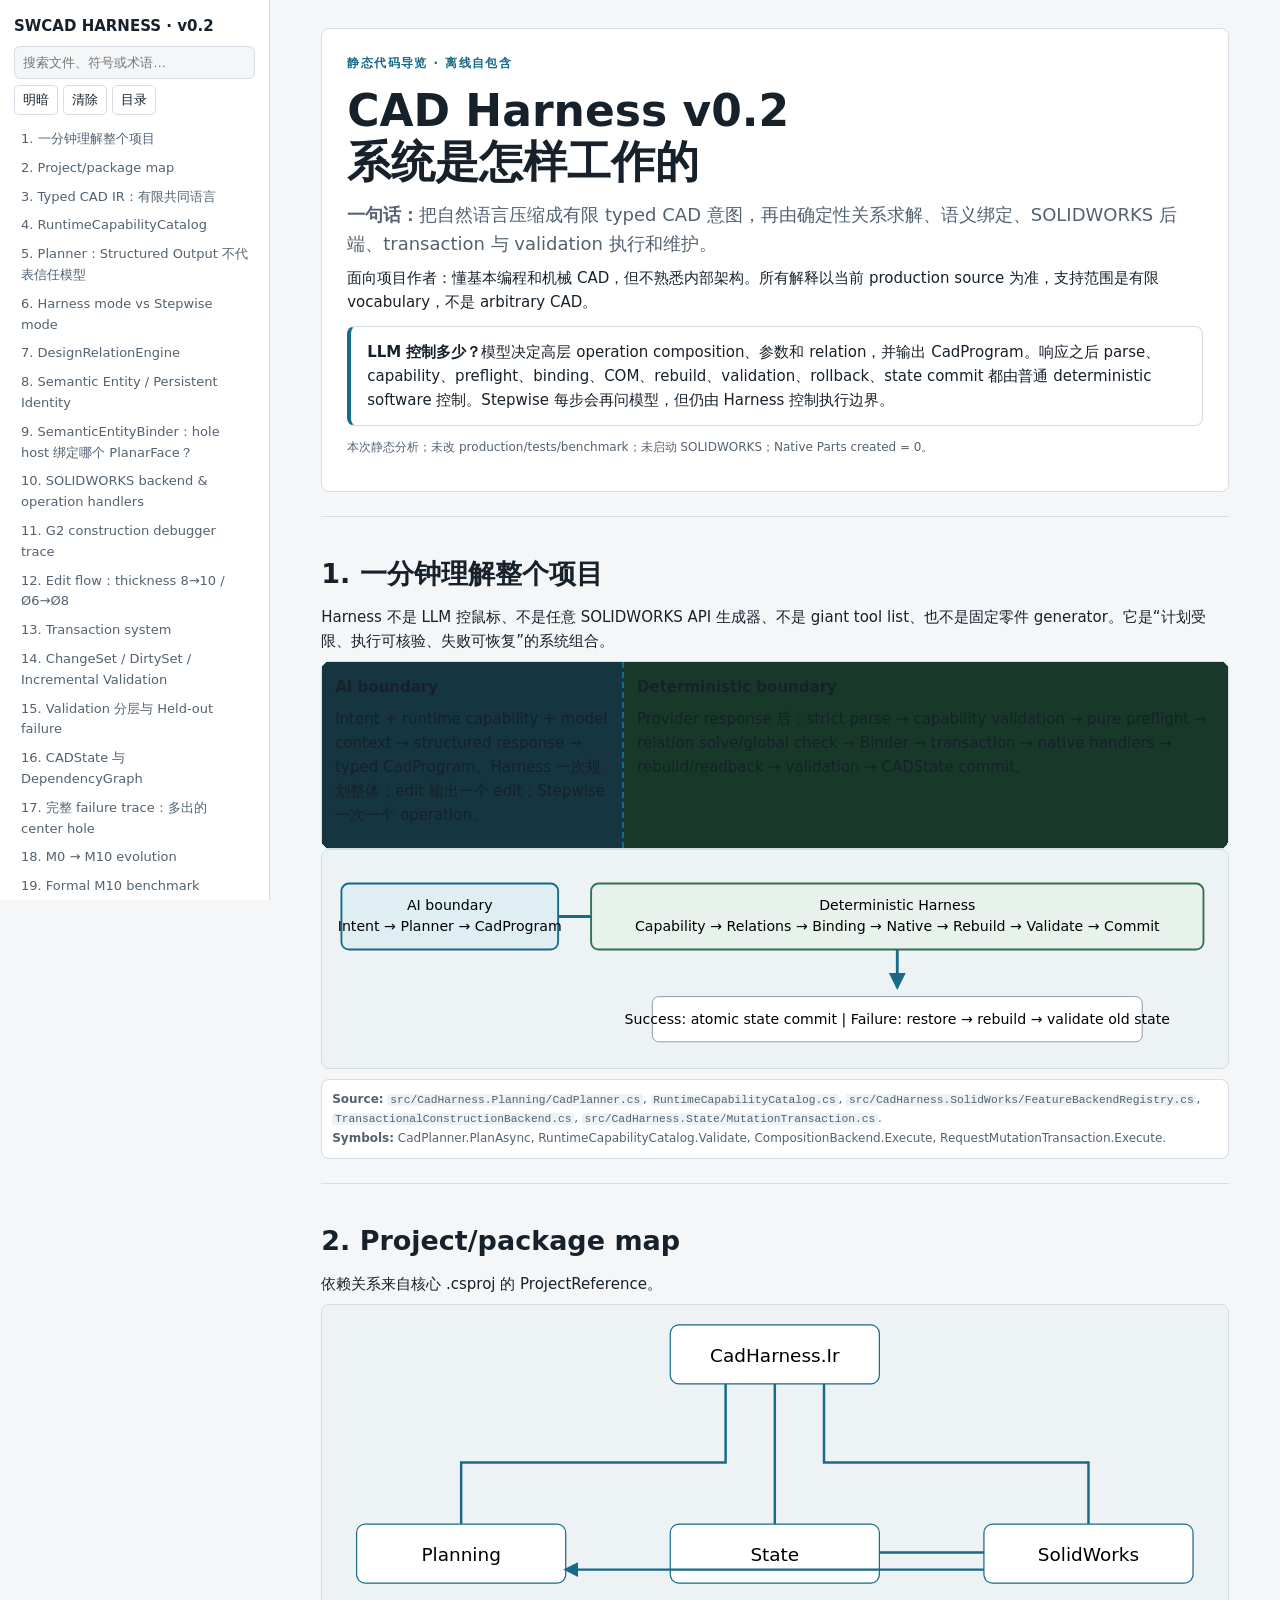
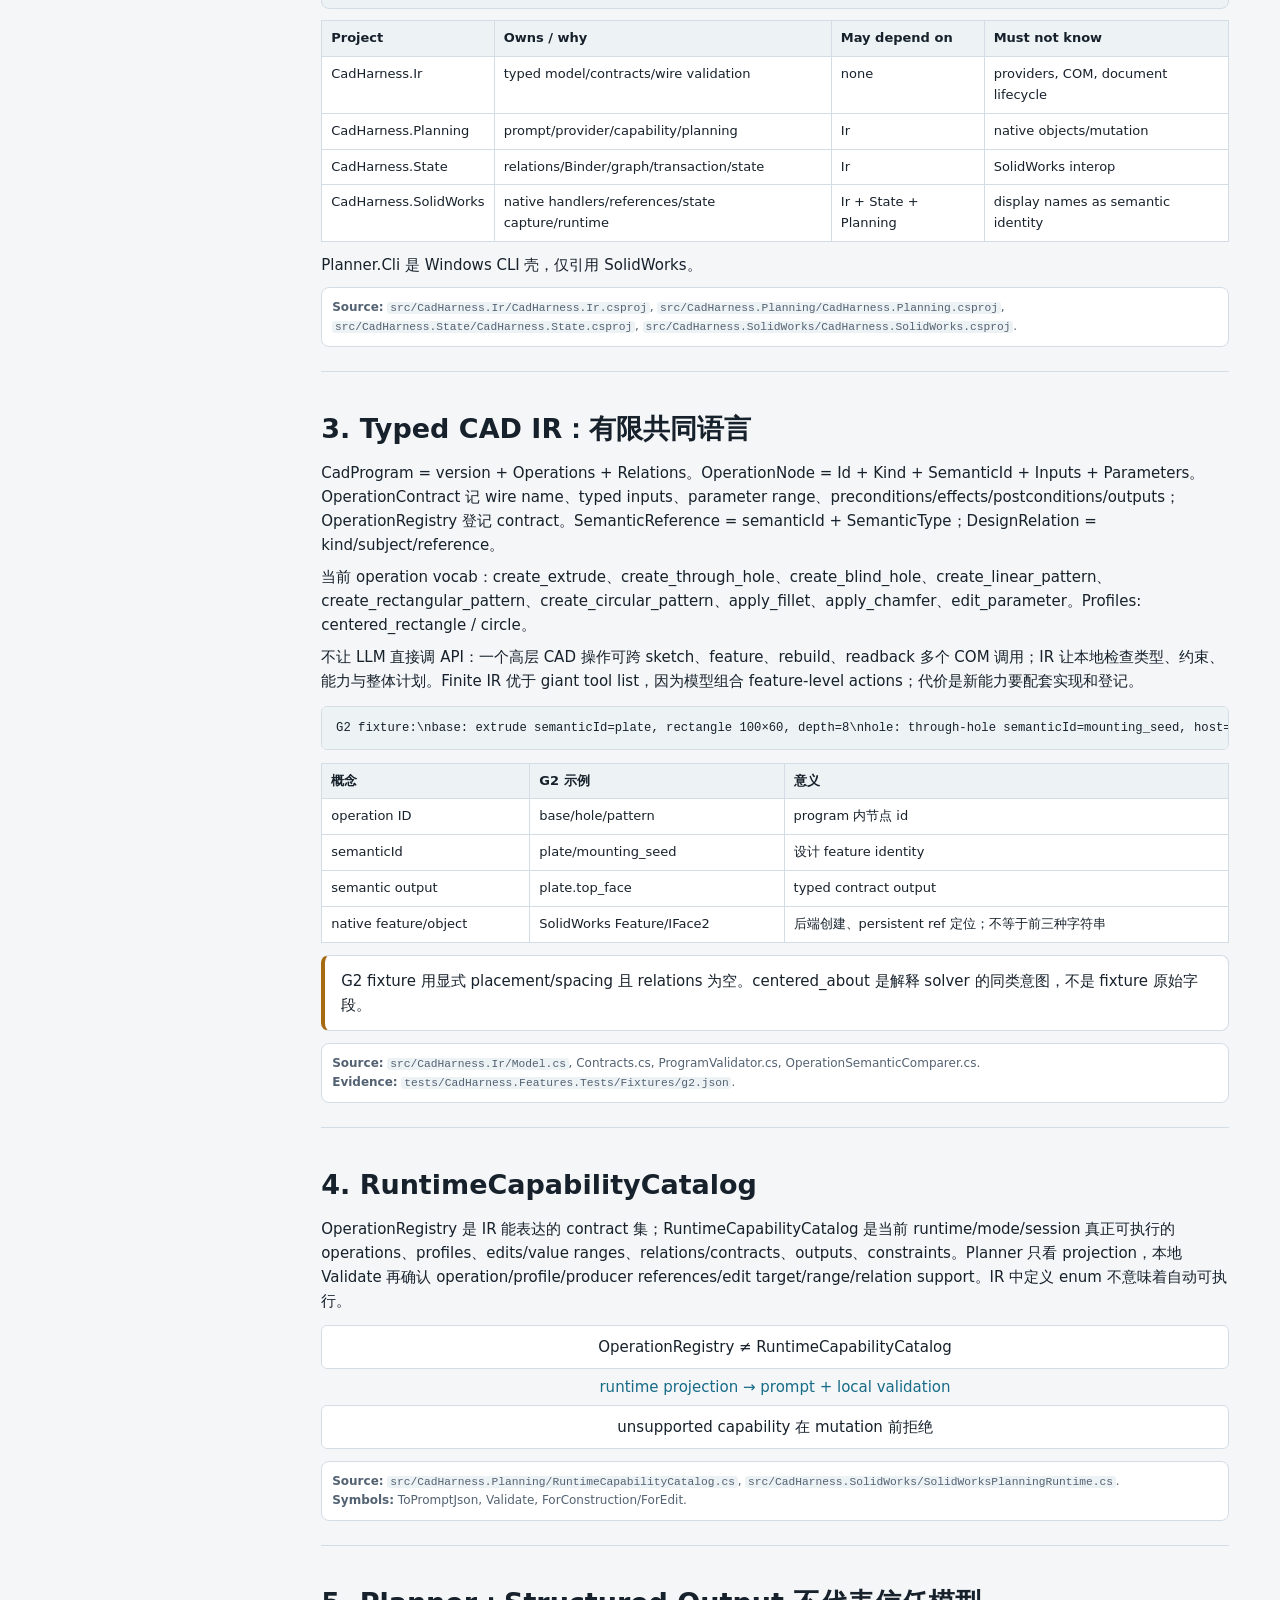
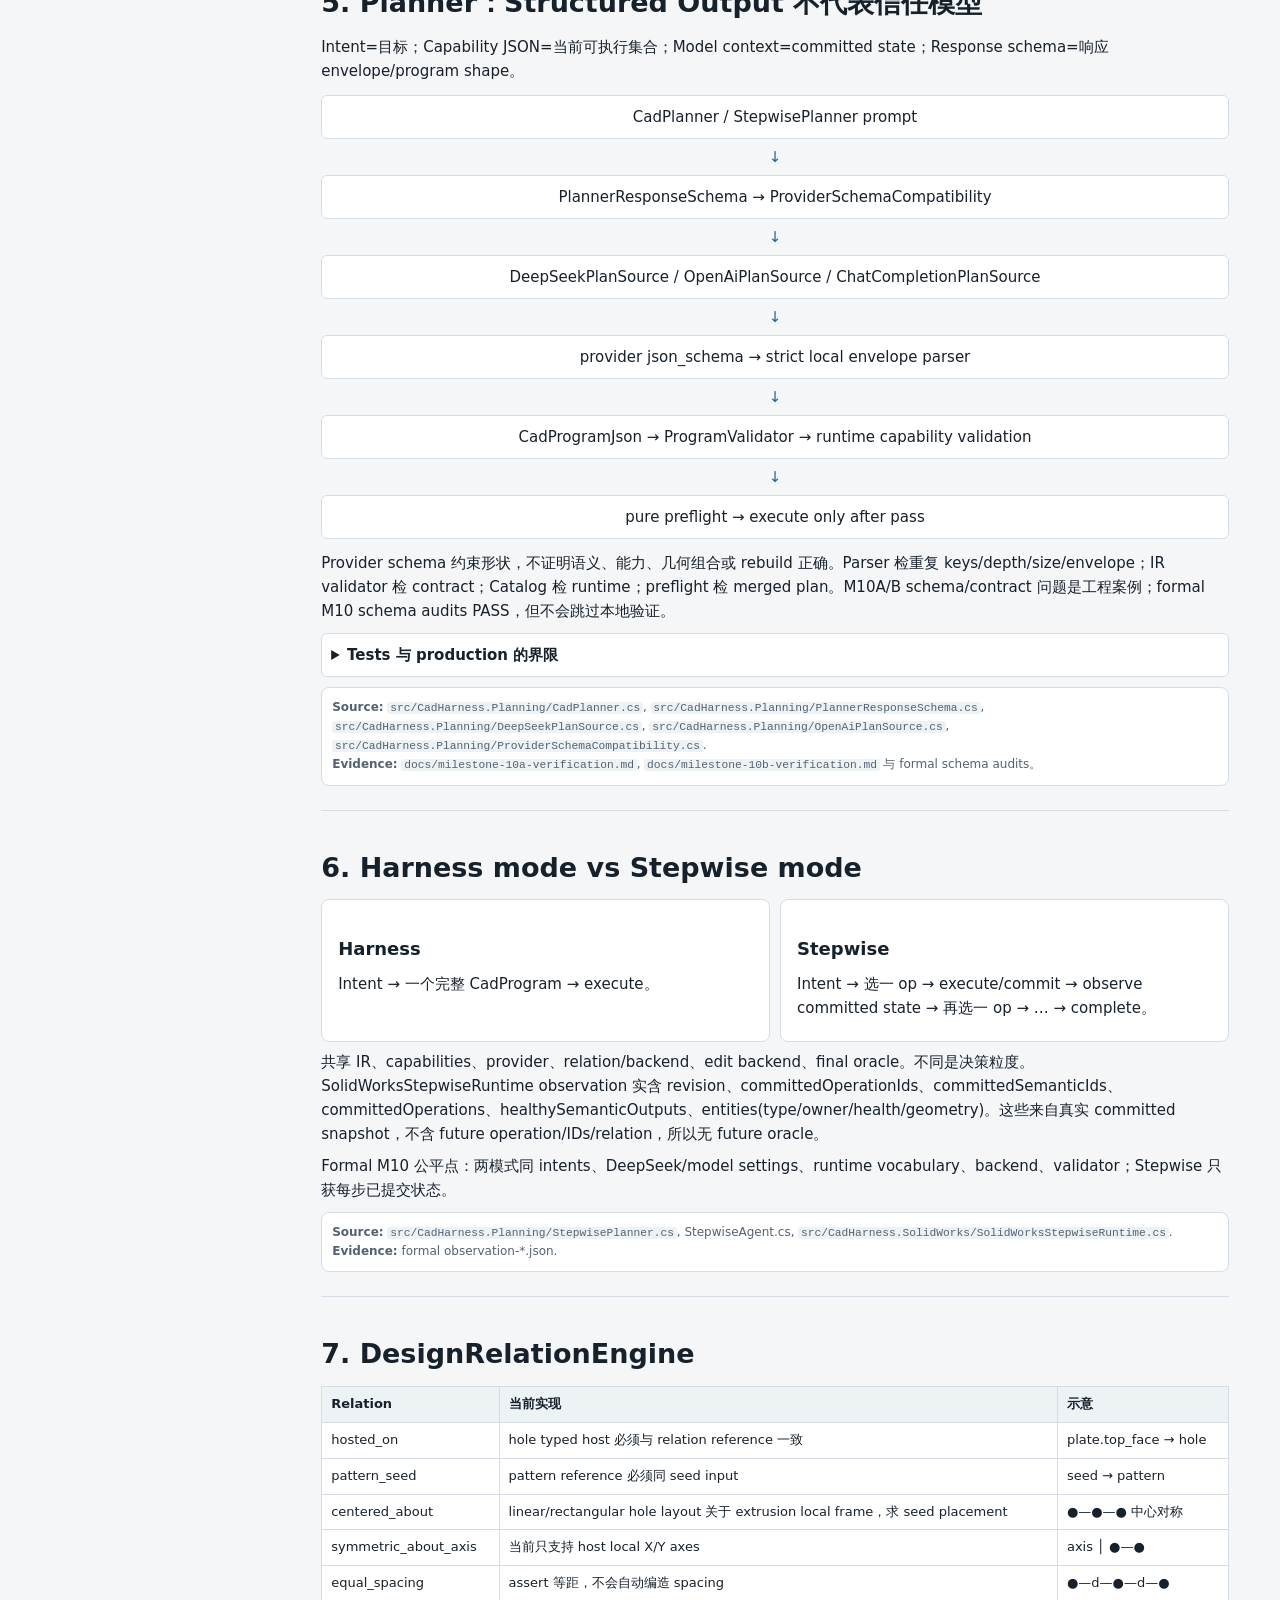
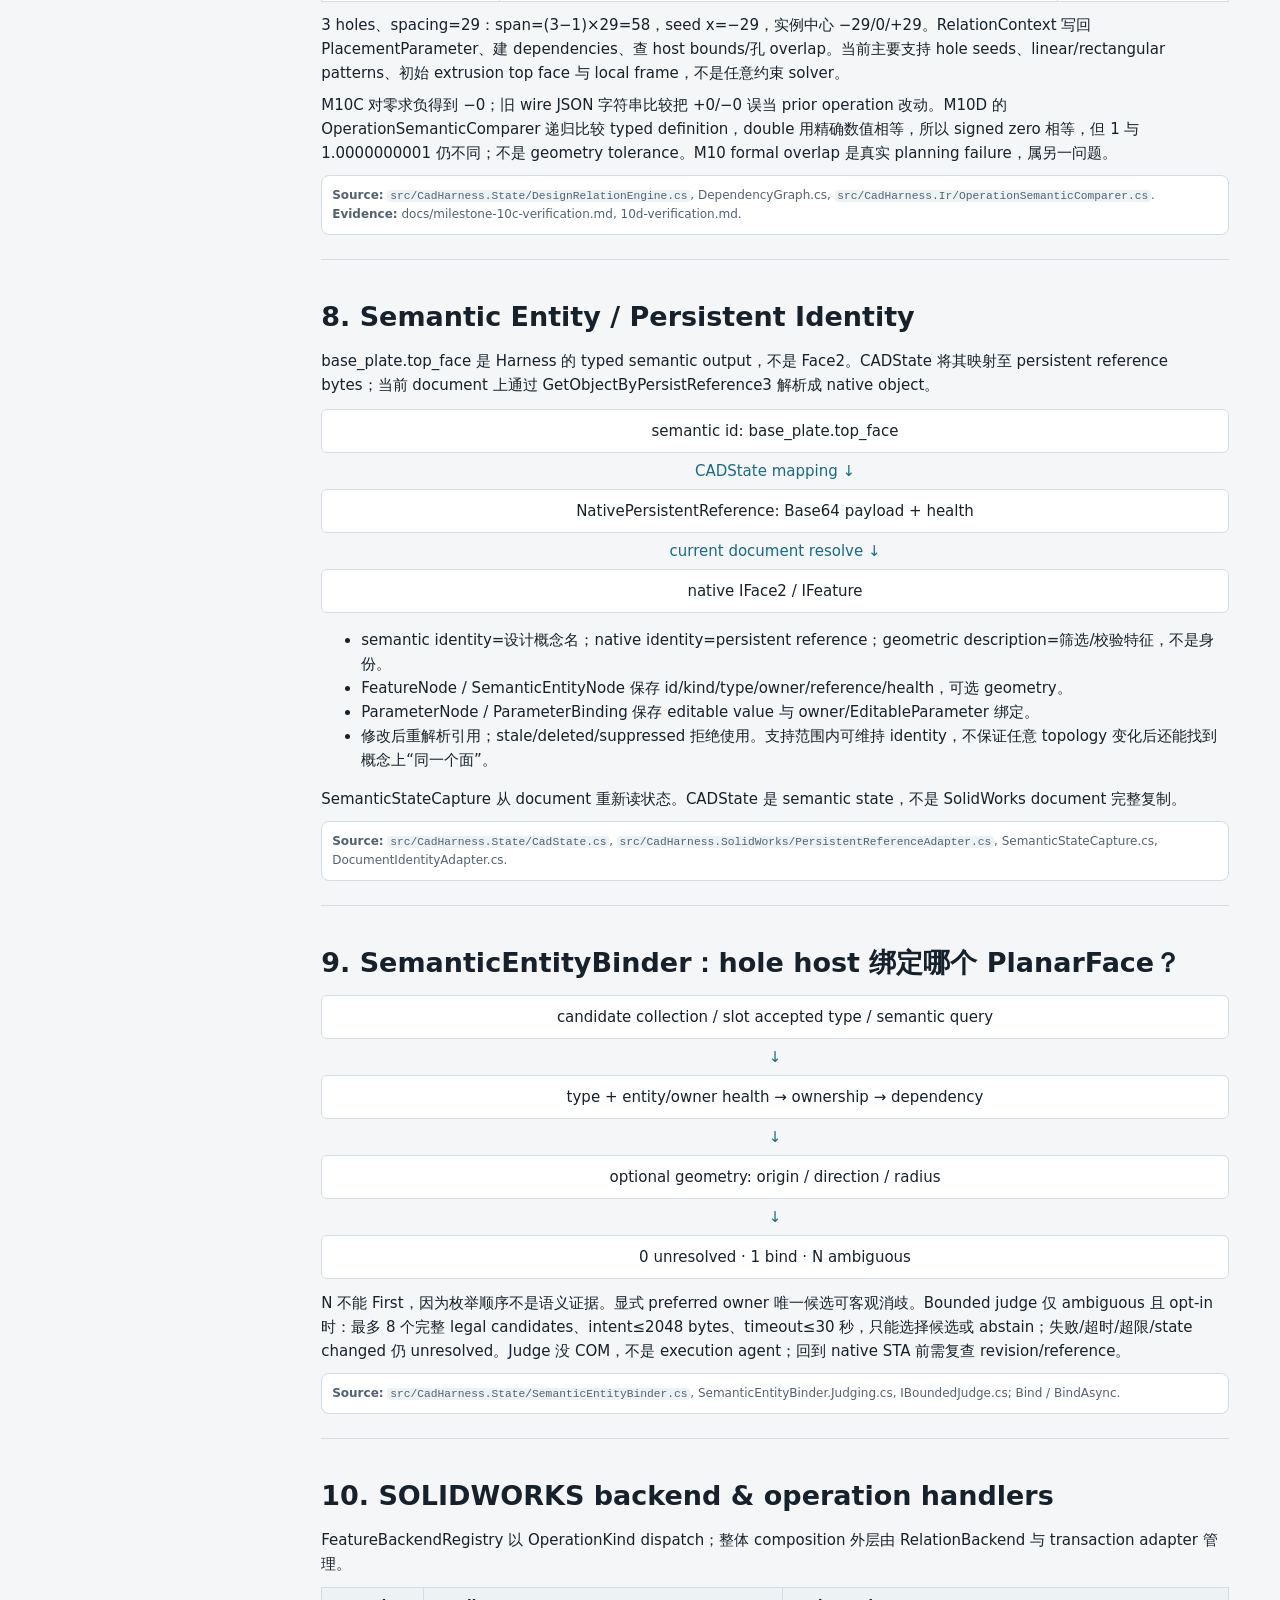
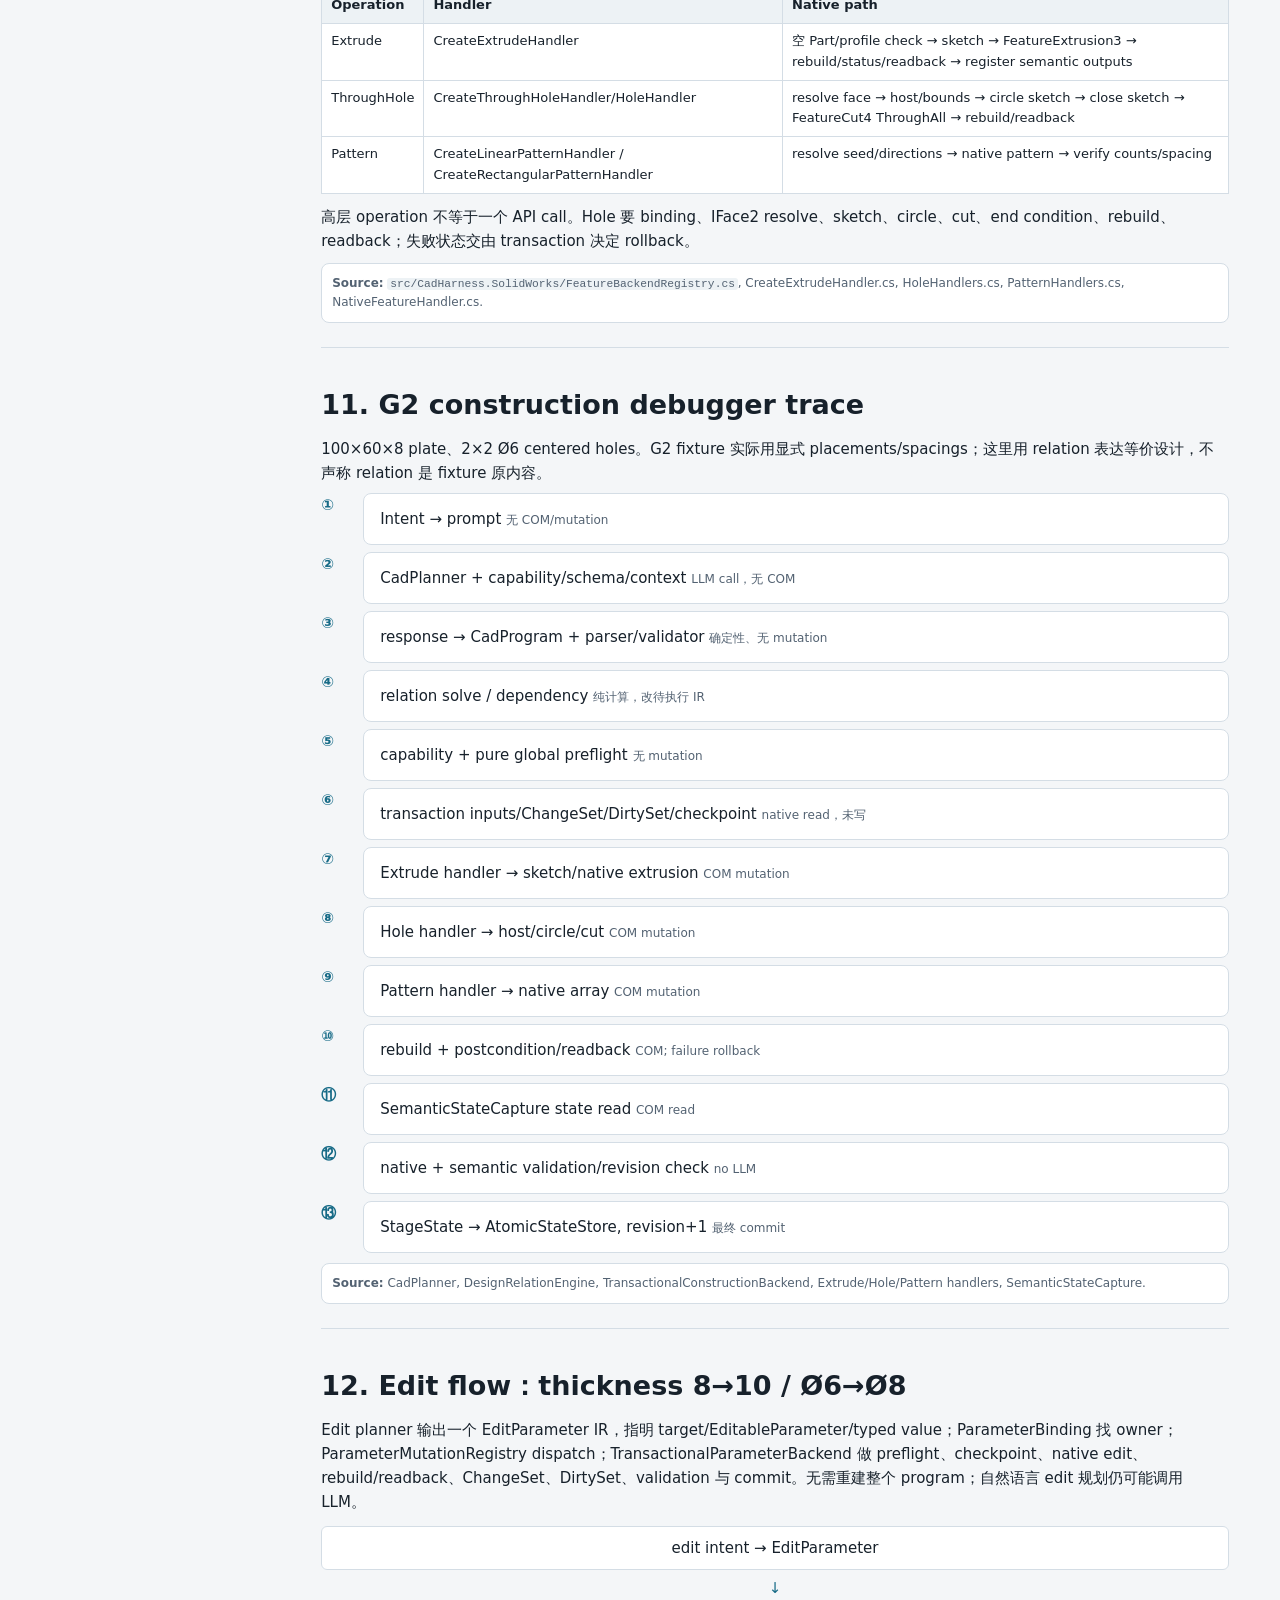
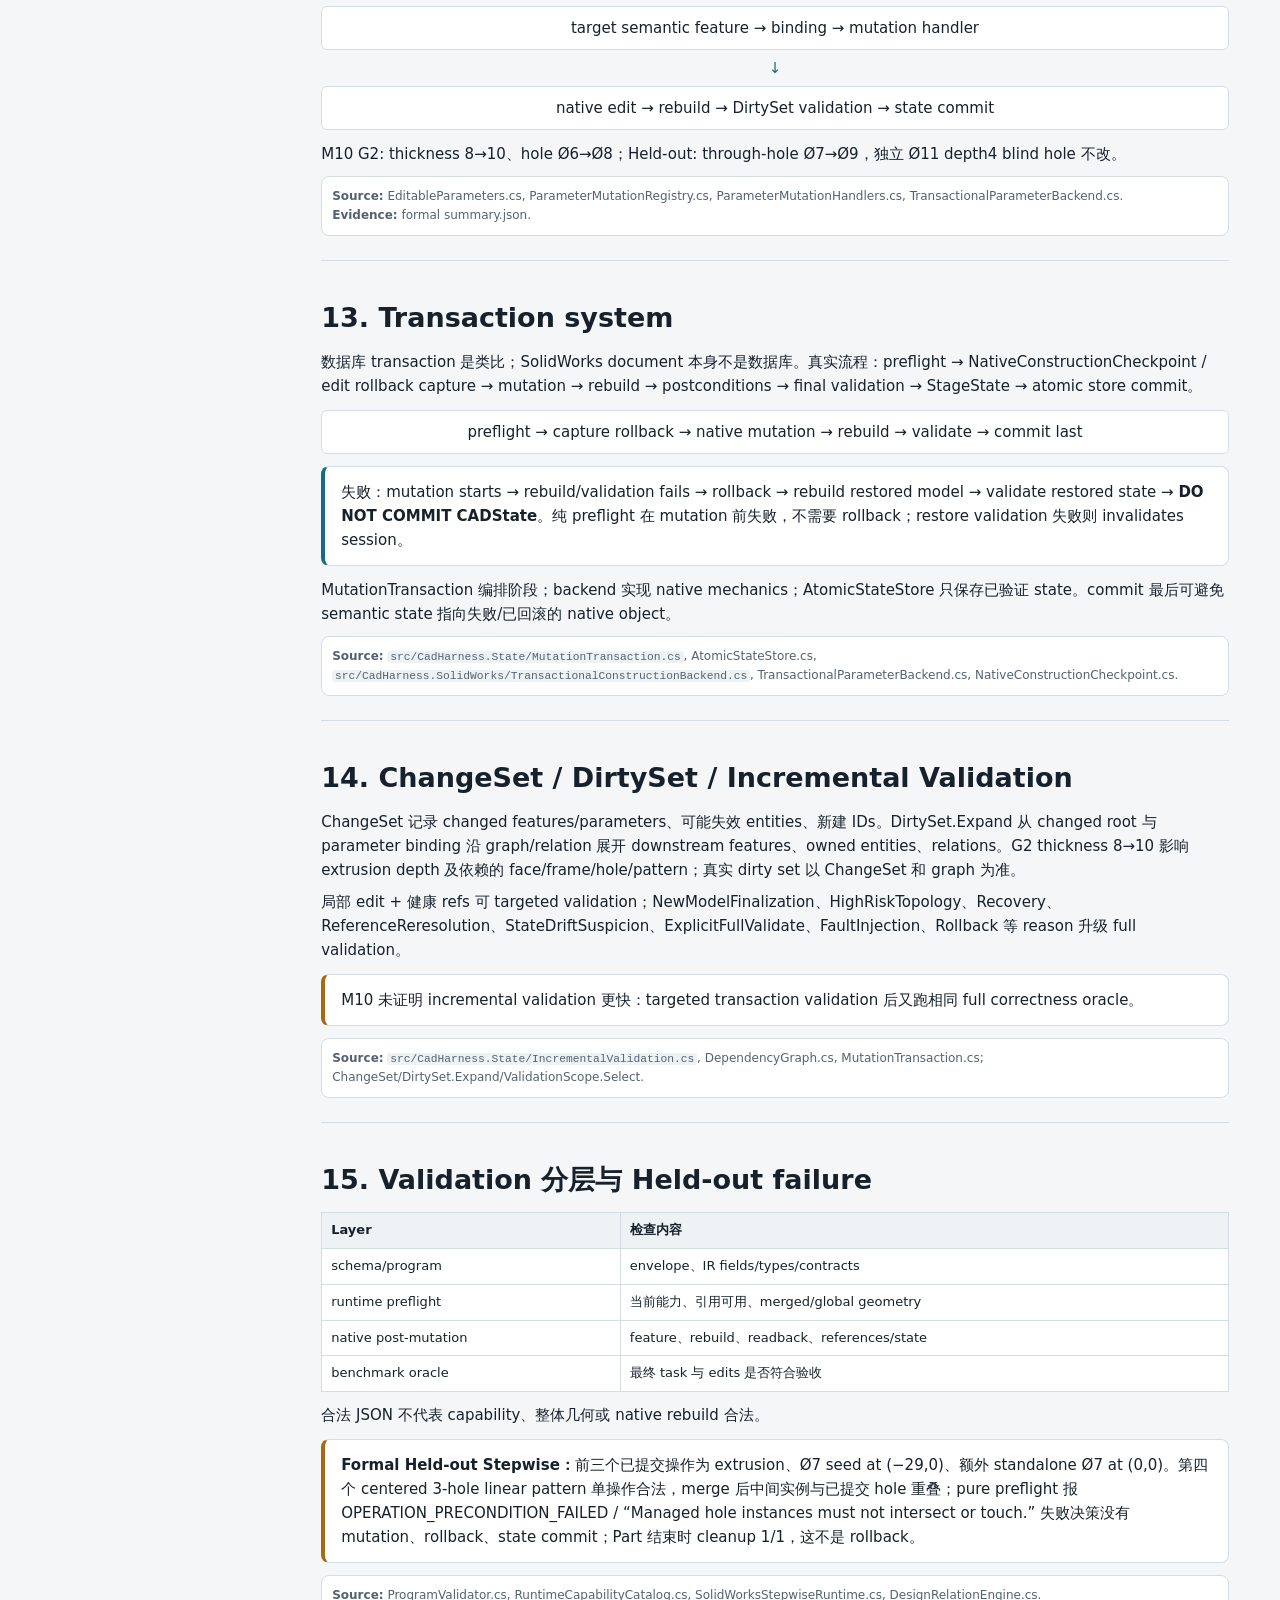
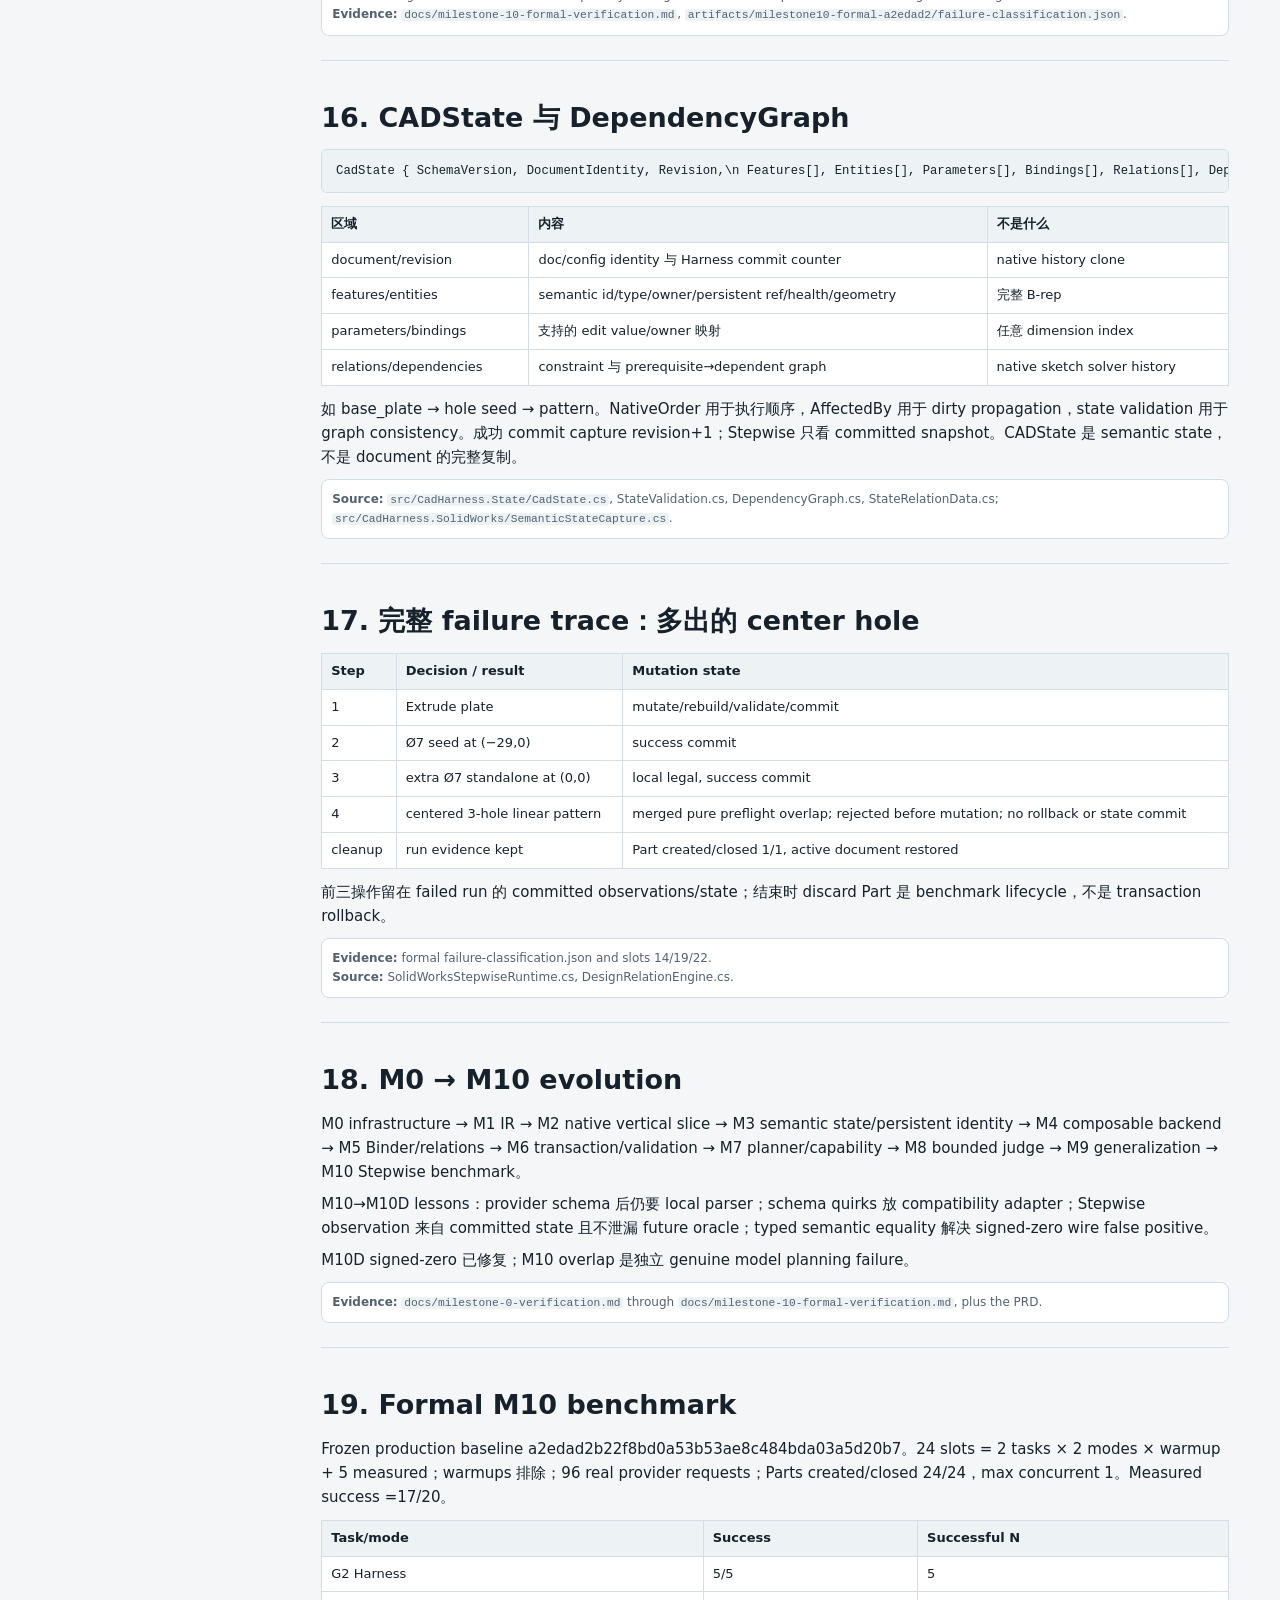
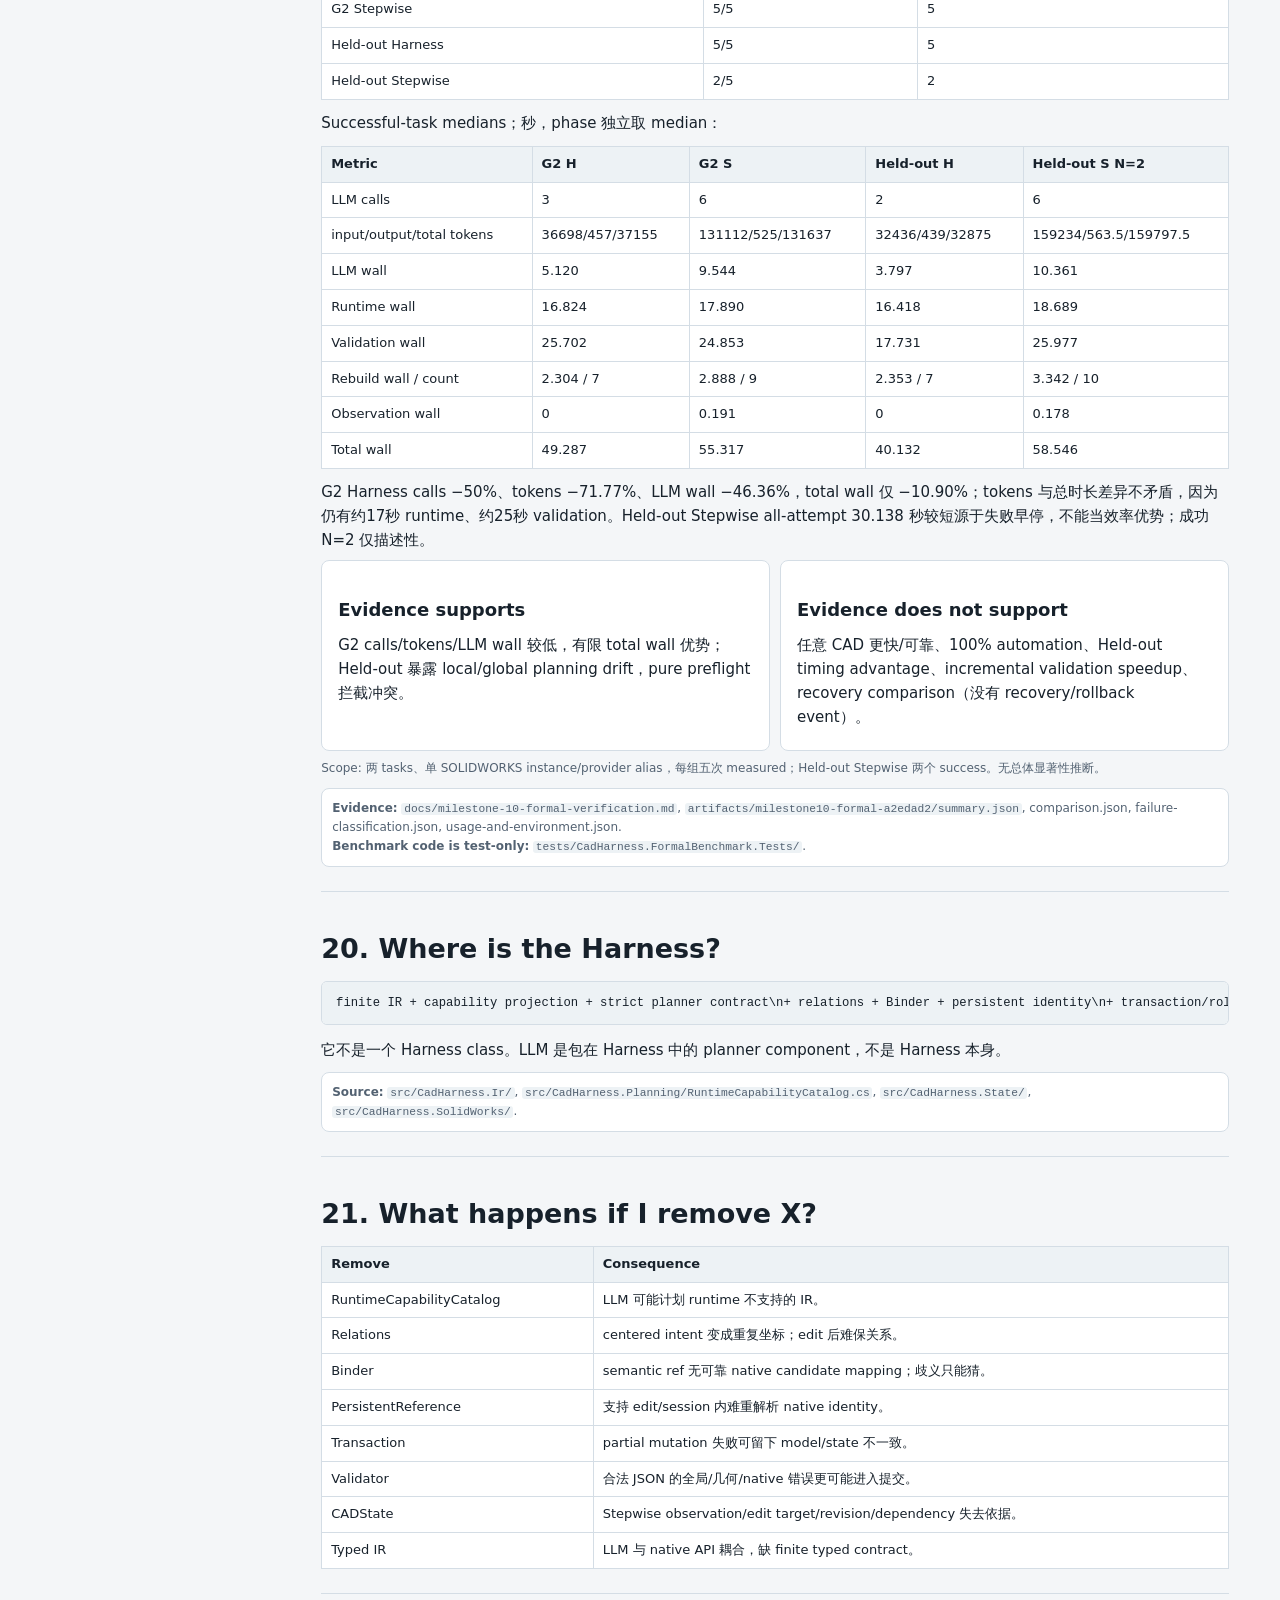
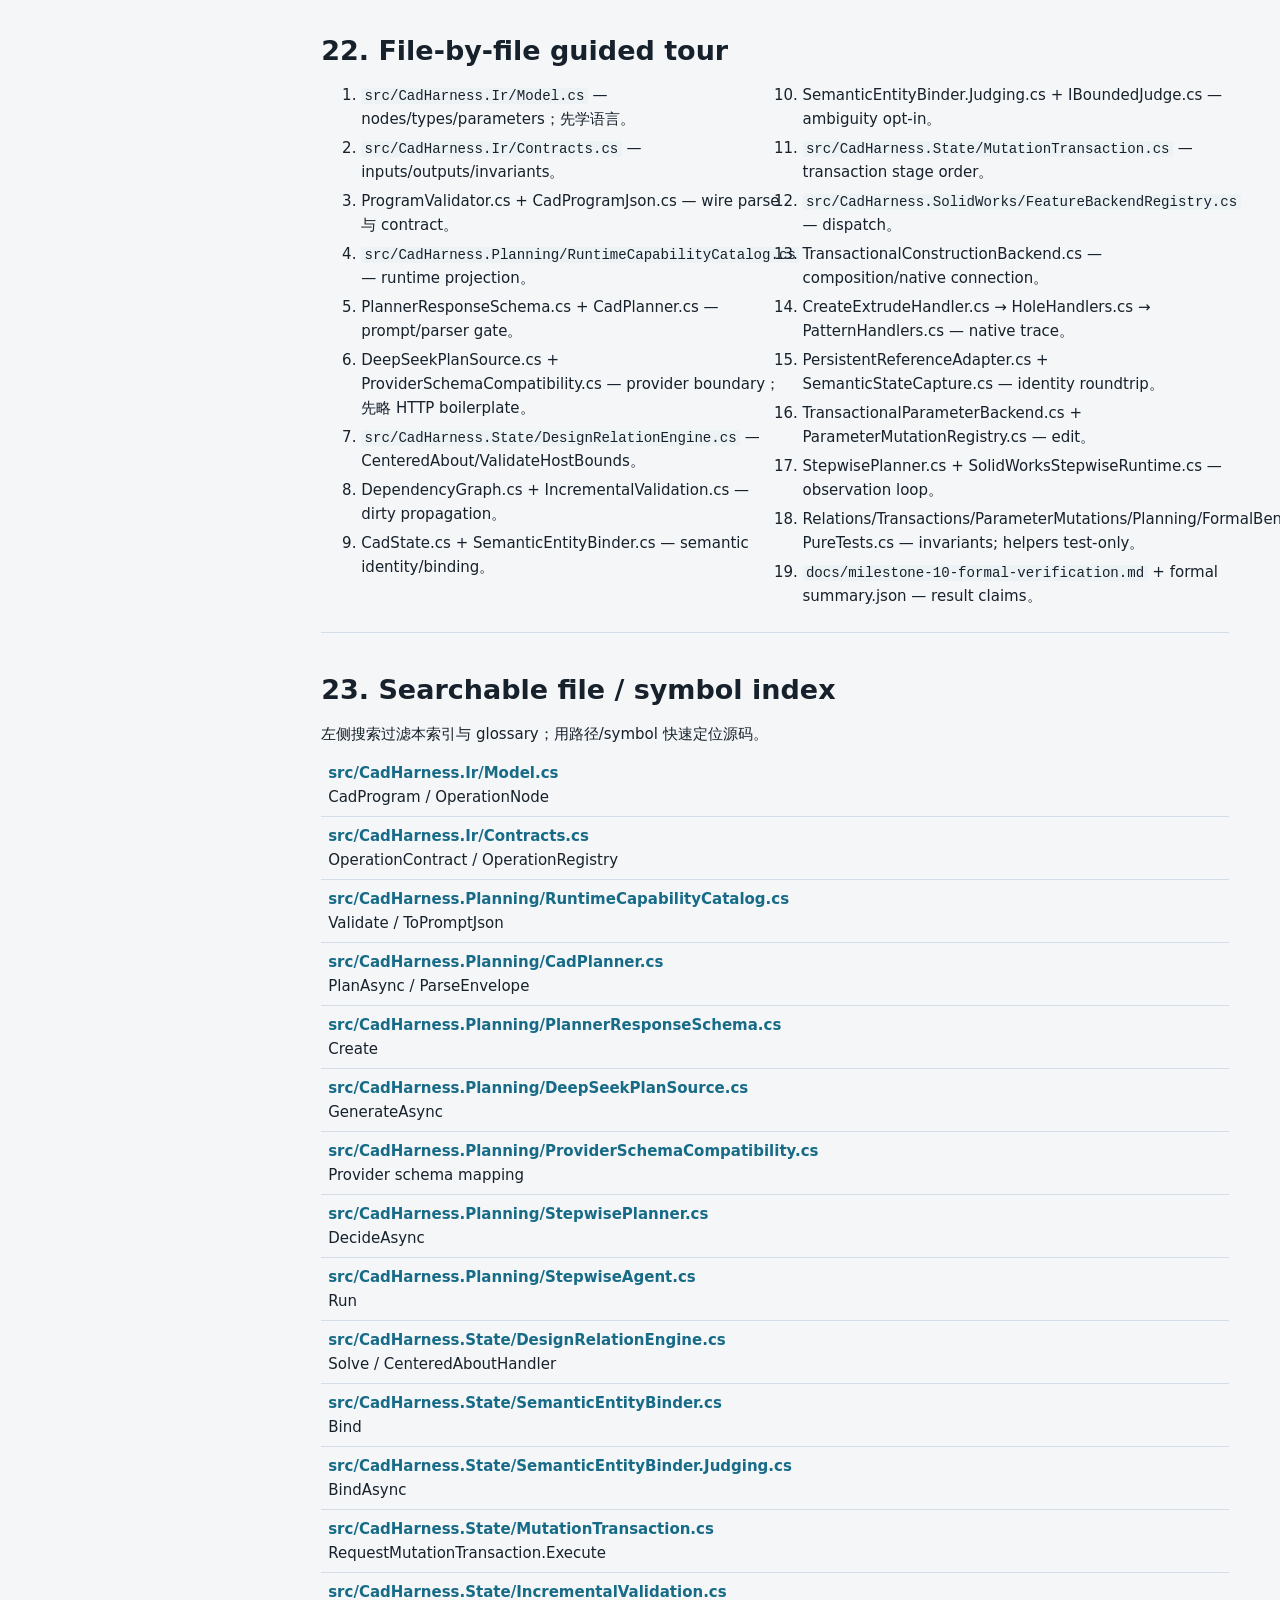
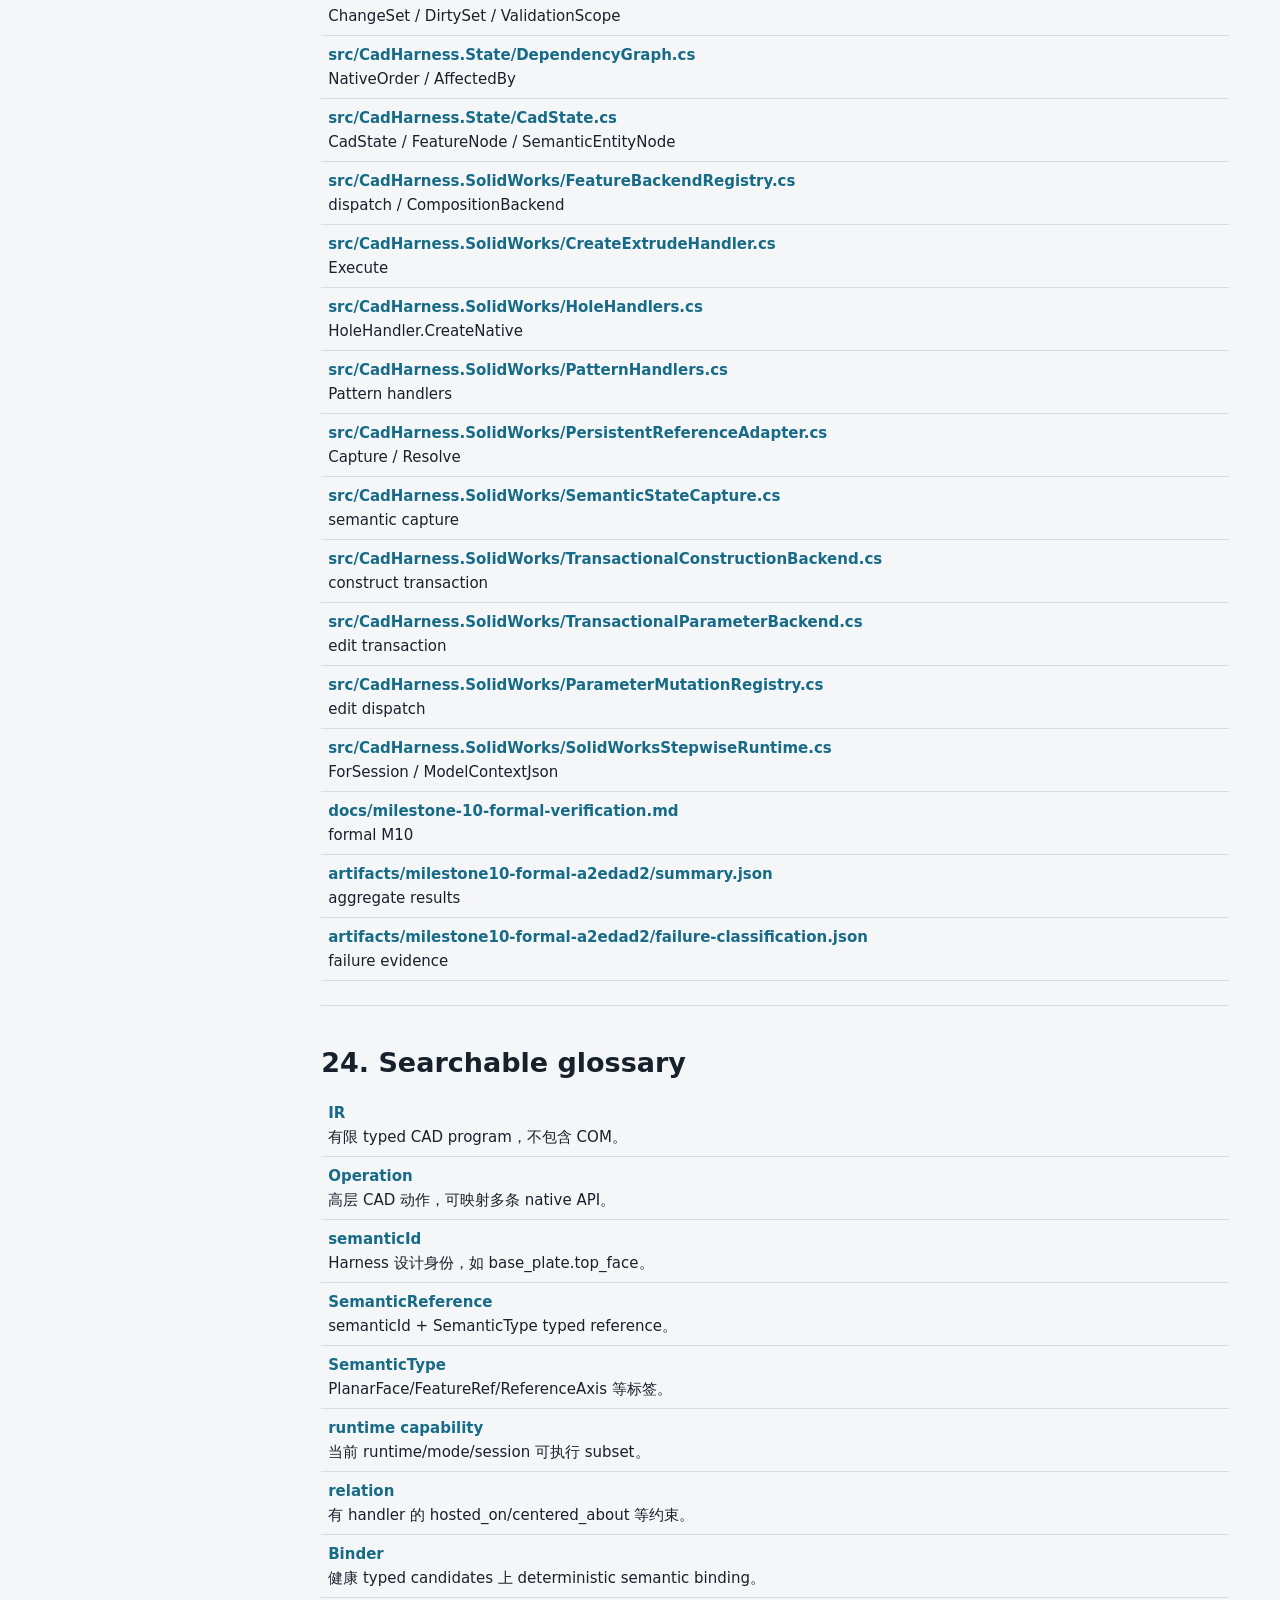
<file: docs/SWCAD-Harness-System-Walkthrough.html>
<!doctype html>
<html lang="zh-CN"><head><meta charset="utf-8"><meta name="viewport" content="width=device-width,initial-scale=1"><meta name="color-scheme" content="light dark"><title>CAD Harness v0.2 · 系统导览</title><style>
:root{color-scheme:light dark;--bg:#f4f6f8;--panel:#fff;--ink:#17212b;--muted:#536272;--line:#d4dde5;--accent:#176b87;--code:#edf2f5;--nav:270px}*{box-sizing:border-box}html{scroll-behavior:smooth;scroll-padding-top:20px}body{margin:0;background:var(--bg);color:var(--ink);font:15px/1.6 "Segoe UI",system-ui,sans-serif}a{color:var(--accent)}#side{position:fixed;inset:0 auto 0 0;width:var(--nav);padding:14px;background:var(--panel);border-right:1px solid var(--line);overflow:auto;z-index:4}.brand{font-weight:750;margin:0 0 8px}input{width:100%;padding:8px;border:1px solid var(--line);border-radius:6px;background:var(--bg);color:var(--ink)}button{border:1px solid var(--line);border-radius:5px;background:var(--panel);color:var(--ink);padding:5px 8px;cursor:pointer}.tools{display:flex;gap:5px;margin-top:6px}nav{margin-top:10px}nav a{display:block;padding:4px 7px;color:var(--muted);font-size:13px;text-decoration:none;border-radius:4px}nav a.active{background:var(--code);color:var(--accent);font-weight:bold}main{margin-left:var(--nav);max-width:1450px;padding:28px clamp(16px,4vw,55px) 70px}.hero,.card,.callout,.src,.footer,.step{background:var(--panel);border:1px solid var(--line);border-radius:8px;padding:13px 16px}.hero{padding:25px}.eyebrow{font-size:12px;letter-spacing:.12em;color:var(--accent);font-weight:700}h1{font-size:clamp(28px,4vw,44px);line-height:1.15;margin:.3em 0}h2{font-size:27px;line-height:1.25;margin:0 0 15px}h3{font-size:18px;margin:22px 0 7px}p{margin:8px 0}section{padding-top:40px;margin-top:24px;border-top:1px solid var(--line)}.lede{font-size:18px;color:var(--muted)}.grid{display:grid;grid-template-columns:repeat(auto-fit,minmax(220px,1fr));gap:10px}.callout{border-left:4px solid var(--accent);margin:12px 0}.warn{border-left-color:#a56a12}.boundary{display:grid;grid-template-columns:1fr 2fr;border:1px solid var(--line);border-radius:8px;overflow:hidden}.boundary>div{padding:13px}.ai{background:#dfeef3;border-right:2px dashed var(--accent)}.det{background:#e8f2ec}.flow{display:flex;flex-direction:column;gap:6px;margin:12px 0}.node{padding:9px;background:var(--panel);border:1px solid var(--line);border-radius:6px;text-align:center}.arrow{text-align:center;color:var(--accent)}.diagram{background:var(--code);border:1px solid var(--line);border-radius:8px;padding:10px;overflow:auto}.diagram svg{max-width:100%;height:auto;display:block;margin:auto}pre{background:var(--code);padding:11px;border:1px solid var(--line);border-radius:6px;overflow:auto;font:13px/1.5 Consolas,monospace}code{background:var(--code);padding:0 .24em;border-radius:3px;font:.94em Consolas,monospace}pre code{background:none}table{border-collapse:collapse;width:100%;margin:11px 0;background:var(--panel);font-size:13px}th,td{border:1px solid var(--line);padding:7px 9px;vertical-align:top;text-align:left}th{background:var(--code)}.src{font-size:12px;color:var(--muted);margin:10px 0;padding:10px}.trace{display:grid;grid-template-columns:34px 1fr;gap:8px;margin:7px 0}.trace>b{color:var(--accent)}.small{font-size:12px;color:var(--muted)}details{background:var(--panel);border:1px solid var(--line);border-radius:6px;padding:9px;margin:10px 0}summary{cursor:pointer;font-weight:650}.gloss{padding:7px;border-bottom:1px solid var(--line)}.gloss b{color:var(--accent)}.source-index{columns:2}.source-index li{break-inside:avoid;margin-bottom:5px}.hide{display:none!important}@media(max-width:900px){:root{--nav:0px}#side{position:sticky;top:0;width:100%;height:auto;padding:8px 12px;border:0;border-bottom:1px solid var(--line)}#toc{display:none;max-height:40vh;overflow:auto}.open #toc{display:block}main{margin:0;padding:16px 13px 55px}.boundary{grid-template-columns:1fr}.ai{border:0;border-bottom:2px dashed var(--accent)}.source-index{columns:1}}@media(prefers-color-scheme:dark){:root{--bg:#10161b;--panel:#182128;--ink:#e5edf2;--muted:#a8b5bf;--line:#35434d;--accent:#65b5d0;--code:#202b33}.ai{background:#153541}.det{background:#18382a}}
 :root[data-theme="dark"]{--bg:#10161b;--panel:#182128;--ink:#e5edf2;--muted:#a8b5bf;--line:#35434d;--accent:#65b5d0;--code:#202b33}.ai{background:#153541}.det{background:#18382a} :root[data-theme="light"]{--bg:#f4f6f8;--panel:#fff;--ink:#17212b;--muted:#536272;--line:#d4dde5;--accent:#176b87;--code:#edf2f5}</style></head><body>
<aside id="side"><div class="brand">SWCAD HARNESS · v0.2</div><input id="q" type="search" placeholder="搜索文件、符号或术语…"><div class="tools"><button id="theme">明暗</button><button id="clear">清除</button><button id="menu">目录</button></div><nav id="toc"></nav></aside><main id="report">
<header class="hero"><div class="eyebrow">静态代码导览 · 离线自包含</div><h1>CAD Harness v0.2<br>系统是怎样工作的</h1><p class="lede"><b>一句话：</b>把自然语言压缩成有限 typed CAD 意图，再由确定性关系求解、语义绑定、SOLIDWORKS 后端、transaction 与 validation 执行和维护。</p><p>面向项目作者：懂基本编程和机械 CAD，但不熟悉内部架构。所有解释以当前 production source 为准，支持范围是有限 vocabulary，不是 arbitrary CAD。</p><div class="callout"><b>LLM 控制多少？</b>模型决定高层 operation composition、参数和 relation，并输出 CadProgram。响应之后 parse、capability、preflight、binding、COM、rebuild、validation、rollback、state commit 都由普通 deterministic software 控制。Stepwise 每步会再问模型，但仍由 Harness 控制执行边界。</div><p class="small">本次静态分析；未改 production/tests/benchmark；未启动 SOLIDWORKS；Native Parts created = 0。</p></header>
<section id="minute"><h2>1. 一分钟理解整个项目</h2><p>Harness 不是 LLM 控鼠标、不是任意 SOLIDWORKS API 生成器、不是 giant tool list、也不是固定零件 generator。它是“计划受限、执行可核验、失败可恢复”的系统组合。</p><div class="boundary"><div class="ai"><b>AI boundary</b><p>Intent + runtime capability + model context → structured response → typed CadProgram。Harness 一次规划整体；edit 输出一个 edit；Stepwise 一次一个 operation。</p></div><div class="det"><b>Deterministic boundary</b><p>Provider response 后：strict parse → capability validation → pure preflight → relation solve/global check → Binder → transaction → native handlers → rebuild/readback → validation → CADState commit。</p></div></div><div class="diagram"><svg viewBox="0 0 940 210" role="img" aria-label="AI boundary and deterministic execution"><defs><marker id="arr" markerWidth="8" markerHeight="8" refX="5" refY="3" orient="auto"><path d="M0 0L0 6L6 3z" fill="#176b87"/></marker></defs><rect x="10" y="25" width="230" height="70" rx="8" fill="#dfeef3" stroke="#176b87" stroke-width="2"/><text x="125" y="53" text-anchor="middle">AI boundary</text><text x="125" y="75" text-anchor="middle">Intent → Planner → CadProgram</text><rect x="275" y="25" width="650" height="70" rx="8" fill="#e8f2ec" stroke="#367052" stroke-width="2"/><text x="600" y="53" text-anchor="middle">Deterministic Harness</text><text x="600" y="75" text-anchor="middle">Capability → Relations → Binding → Native → Rebuild → Validate → Commit</text><path d="M240 60H275M600 95V135" stroke="#176b87" stroke-width="3" marker-end="url(#arr)"/><rect x="340" y="145" width="520" height="48" rx="7" fill="#fff" stroke="#8998a4"/><text x="600" y="174" text-anchor="middle">Success: atomic state commit  |  Failure: restore → rebuild → validate old state</text></svg></div><div class="src"><b>Source:</b> <code>src/CadHarness.Planning/CadPlanner.cs</code>, <code>RuntimeCapabilityCatalog.cs</code>, <code>src/CadHarness.SolidWorks/FeatureBackendRegistry.cs</code>, <code>TransactionalConstructionBackend.cs</code>, <code>src/CadHarness.State/MutationTransaction.cs</code>.<br><b>Symbols:</b> CadPlanner.PlanAsync, RuntimeCapabilityCatalog.Validate, CompositionBackend.Execute, RequestMutationTransaction.Execute.</div></section>
<section id="map"><h2>2. Project/package map</h2><p>依赖关系来自核心 .csproj 的 ProjectReference。</p><div class="diagram"><svg viewBox="0 0 720 230" role="img" aria-label="project dependencies"><defs><marker id="ar2" markerWidth="8" markerHeight="8" refX="5" refY="3" orient="auto"><path d="M0 0L0 6L6 3z" fill="#176b87"/></marker></defs><rect x="275" y="8" width="170" height="48" rx="7" fill="#fff" stroke="#176b87"/><text x="360" y="38" text-anchor="middle">CadHarness.Ir</text><rect x="20" y="170" width="170" height="48" rx="7" fill="#fff" stroke="#176b87"/><text x="105" y="200" text-anchor="middle">Planning</text><rect x="275" y="170" width="170" height="48" rx="7" fill="#fff" stroke="#176b87"/><text x="360" y="200" text-anchor="middle">State</text><rect x="530" y="170" width="170" height="48" rx="7" fill="#fff" stroke="#176b87"/><text x="615" y="200" text-anchor="middle">SolidWorks</text><path d="M105 170V120H320V56M360 170V56M615 170V120H400V56M530 193H445M530 207H190" fill="none" stroke="#176b87" stroke-width="2" marker-end="url(#ar2)"/></svg></div><table><tr><th>Project</th><th>Owns / why</th><th>May depend on</th><th>Must not know</th></tr><tr><td>CadHarness.Ir</td><td>typed model/contracts/wire validation</td><td>none</td><td>providers, COM, document lifecycle</td></tr><tr><td>CadHarness.Planning</td><td>prompt/provider/capability/planning</td><td>Ir</td><td>native objects/mutation</td></tr><tr><td>CadHarness.State</td><td>relations/Binder/graph/transaction/state</td><td>Ir</td><td>SolidWorks interop</td></tr><tr><td>CadHarness.SolidWorks</td><td>native handlers/references/state capture/runtime</td><td>Ir + State + Planning</td><td>display names as semantic identity</td></tr></table><p>Planner.Cli 是 Windows CLI 壳，仅引用 SolidWorks。</p><div class="src"><b>Source:</b> <code>src/CadHarness.Ir/CadHarness.Ir.csproj</code>, <code>src/CadHarness.Planning/CadHarness.Planning.csproj</code>, <code>src/CadHarness.State/CadHarness.State.csproj</code>, <code>src/CadHarness.SolidWorks/CadHarness.SolidWorks.csproj</code>.</div></section>
<section id="ir"><h2>3. Typed CAD IR：有限共同语言</h2><p>CadProgram = version + Operations + Relations。OperationNode = Id + Kind + SemanticId + Inputs + Parameters。OperationContract 记 wire name、typed inputs、parameter range、preconditions/effects/postconditions/outputs；OperationRegistry 登记 contract。SemanticReference = semanticId + SemanticType；DesignRelation = kind/subject/reference。</p><p>当前 operation vocab：create_extrude、create_through_hole、create_blind_hole、create_linear_pattern、create_rectangular_pattern、create_circular_pattern、apply_fillet、apply_chamfer、edit_parameter。Profiles: centered_rectangle / circle。</p><p>不让 LLM 直接调 API：一个高层 CAD 操作可跨 sketch、feature、rebuild、readback 多个 COM 调用；IR 让本地检查类型、约束、能力与整体计划。Finite IR 优于 giant tool list，因为模型组合 feature-level actions；代价是新能力要配套实现和登记。</p><pre><code>G2 fixture:\nbase: extrude semanticId=plate, rectangle 100×60, depth=8\nhole: through-hole semanticId=mounting_seed, host=plate.top_face,\n      Ø6, placement=(-30,-15)\npattern: rectangular pattern, seed=mounting_seed, 2×2,\n         spacing=60×30, directions=plate.direction_x/y\nrelations=[]</code></pre><table><tr><th>概念</th><th>G2 示例</th><th>意义</th></tr><tr><td>operation ID</td><td>base/hole/pattern</td><td>program 内节点 id</td></tr><tr><td>semanticId</td><td>plate/mounting_seed</td><td>设计 feature identity</td></tr><tr><td>semantic output</td><td>plate.top_face</td><td>typed contract output</td></tr><tr><td>native feature/object</td><td>SolidWorks Feature/IFace2</td><td>后端创建、persistent ref 定位；不等于前三种字符串</td></tr></table><div class="callout warn">G2 fixture 用显式 placement/spacing 且 relations 为空。centered_about 是解释 solver 的同类意图，不是 fixture 原始字段。</div><div class="src"><b>Source:</b> <code>src/CadHarness.Ir/Model.cs</code>, Contracts.cs, ProgramValidator.cs, OperationSemanticComparer.cs.<br><b>Evidence:</b> <code>tests/CadHarness.Features.Tests/Fixtures/g2.json</code>.</div></section>
<section id="catalog"><h2>4. RuntimeCapabilityCatalog</h2><p>OperationRegistry 是 IR 能表达的 contract 集；RuntimeCapabilityCatalog 是当前 runtime/mode/session 真正可执行的 operations、profiles、edits/value ranges、relations/contracts、outputs、constraints。Planner 只看 projection，本地 Validate 再确认 operation/profile/producer references/edit target/range/relation support。IR 中定义 enum 不意味着自动可执行。</p><div class="flow"><div class="node">OperationRegistry ≠ RuntimeCapabilityCatalog</div><div class="arrow">runtime projection → prompt + local validation</div><div class="node">unsupported capability 在 mutation 前拒绝</div></div><div class="src"><b>Source:</b> <code>src/CadHarness.Planning/RuntimeCapabilityCatalog.cs</code>, <code>src/CadHarness.SolidWorks/SolidWorksPlanningRuntime.cs</code>.<br><b>Symbols:</b> ToPromptJson, Validate, ForConstruction/ForEdit.</div></section>
<section id="planner"><h2>5. Planner：Structured Output 不代表信任模型</h2><p>Intent=目标；Capability JSON=当前可执行集合；Model context=committed state；Response schema=响应 envelope/program shape。</p><div class="flow"><div class="node">CadPlanner / StepwisePlanner prompt</div><div class="arrow">↓</div><div class="node">PlannerResponseSchema → ProviderSchemaCompatibility</div><div class="arrow">↓</div><div class="node">DeepSeekPlanSource / OpenAiPlanSource / ChatCompletionPlanSource</div><div class="arrow">↓</div><div class="node">provider json_schema → strict local envelope parser</div><div class="arrow">↓</div><div class="node">CadProgramJson → ProgramValidator → runtime capability validation</div><div class="arrow">↓</div><div class="node">pure preflight → execute only after pass</div></div><p>Provider schema 约束形状，不证明语义、能力、几何组合或 rebuild 正确。Parser 检重复 keys/depth/size/envelope；IR validator 检 contract；Catalog 检 runtime；preflight 检 merged plan。M10A/B schema/contract 问题是工程案例；formal M10 schema audits PASS，但不会跳过本地验证。</p><details><summary>Tests 与 production 的界限</summary><p>Planning/ProviderCompatibility/ContractQualification tests 检查 contract 和 reject paths。Fixtures/mocks 是 test-only，不代表生产中调用真实 provider 的保证。</p></details><div class="src"><b>Source:</b> <code>src/CadHarness.Planning/CadPlanner.cs</code>, <code>src/CadHarness.Planning/PlannerResponseSchema.cs</code>, <code>src/CadHarness.Planning/DeepSeekPlanSource.cs</code>, <code>src/CadHarness.Planning/OpenAiPlanSource.cs</code>, <code>src/CadHarness.Planning/ProviderSchemaCompatibility.cs</code>.<br><b>Evidence:</b> <code>docs/milestone-10a-verification.md</code>, <code>docs/milestone-10b-verification.md</code> 与 formal schema audits。</div></section>
<section id="modes"><h2>6. Harness mode vs Stepwise mode</h2><div class="grid"><div class="card"><h3>Harness</h3><p>Intent → 一个完整 CadProgram → execute。</p></div><div class="card"><h3>Stepwise</h3><p>Intent → 选一 op → execute/commit → observe committed state → 再选一 op → … → complete。</p></div></div><p>共享 IR、capabilities、provider、relation/backend、edit backend、final oracle。不同是决策粒度。SolidWorksStepwiseRuntime observation 实含 revision、committedOperationIds、committedSemanticIds、committedOperations、healthySemanticOutputs、entities(type/owner/health/geometry)。这些来自真实 committed snapshot，不含 future operation/IDs/relation，所以无 future oracle。</p><p>Formal M10 公平点：两模式同 intents、DeepSeek/model settings、runtime vocabulary、backend、validator；Stepwise 只获每步已提交状态。</p><div class="src"><b>Source:</b> <code>src/CadHarness.Planning/StepwisePlanner.cs</code>, StepwiseAgent.cs, <code>src/CadHarness.SolidWorks/SolidWorksStepwiseRuntime.cs</code>.<br><b>Evidence:</b> formal observation-*.json.</div></section>
<section id="relations"><h2>7. DesignRelationEngine</h2><table><tr><th>Relation</th><th>当前实现</th><th>示意</th></tr><tr><td>hosted_on</td><td>hole typed host 必须与 relation reference 一致</td><td>plate.top_face → hole</td></tr><tr><td>pattern_seed</td><td>pattern reference 必须同 seed input</td><td>seed → pattern</td></tr><tr><td>centered_about</td><td>linear/rectangular hole layout 关于 extrusion local frame，求 seed placement</td><td>●—●—● 中心对称</td></tr><tr><td>symmetric_about_axis</td><td>当前只支持 host local X/Y axes</td><td>axis │ ●—●</td></tr><tr><td>equal_spacing</td><td>assert 等距，不会自动编造 spacing</td><td>●—d—●—d—●</td></tr></table><p>3 holes、spacing=29：span=(3−1)×29=58，seed x=−29，实例中心 −29/0/+29。RelationContext 写回 PlacementParameter、建 dependencies、查 host bounds/孔 overlap。当前主要支持 hole seeds、linear/rectangular patterns、初始 extrusion top face 与 local frame，不是任意约束 solver。</p><p>M10C 对零求负得到 −0；旧 wire JSON 字符串比较把 +0/−0 误当 prior operation 改动。M10D 的 OperationSemanticComparer 递归比较 typed definition，double 用精确数值相等，所以 signed zero 相等，但 1 与 1.0000000001 仍不同；不是 geometry tolerance。M10 formal overlap 是真实 planning failure，属另一问题。</p><div class="src"><b>Source:</b> <code>src/CadHarness.State/DesignRelationEngine.cs</code>, DependencyGraph.cs, <code>src/CadHarness.Ir/OperationSemanticComparer.cs</code>.<br><b>Evidence:</b> docs/milestone-10c-verification.md, 10d-verification.md.</div></section>
<section id="identity"><h2>8. Semantic Entity / Persistent Identity</h2><p>base_plate.top_face 是 Harness 的 typed semantic output，不是 Face2。CADState 将其映射至 persistent reference bytes；当前 document 上通过 GetObjectByPersistReference3 解析成 native object。</p><div class="flow"><div class="node">semantic id: base_plate.top_face</div><div class="arrow">CADState mapping ↓</div><div class="node">NativePersistentReference: Base64 payload + health</div><div class="arrow">current document resolve ↓</div><div class="node">native IFace2 / IFeature</div></div><ul><li>semantic identity=设计概念名；native identity=persistent reference；geometric description=筛选/校验特征，不是身份。</li><li>FeatureNode / SemanticEntityNode 保存 id/kind/type/owner/reference/health，可选 geometry。</li><li>ParameterNode / ParameterBinding 保存 editable value 与 owner/EditableParameter 绑定。</li><li>修改后重解析引用；stale/deleted/suppressed 拒绝使用。支持范围内可维持 identity，不保证任意 topology 变化后还能找到概念上“同一个面”。</li></ul><p>SemanticStateCapture 从 document 重新读状态。CADState 是 semantic state，不是 SolidWorks document 完整复制。</p><div class="src"><b>Source:</b> <code>src/CadHarness.State/CadState.cs</code>, <code>src/CadHarness.SolidWorks/PersistentReferenceAdapter.cs</code>, SemanticStateCapture.cs, DocumentIdentityAdapter.cs.</div></section>
<section id="binder"><h2>9. SemanticEntityBinder：hole host 绑定哪个 PlanarFace？</h2><div class="flow"><div class="node">candidate collection / slot accepted type / semantic query</div><div class="arrow">↓</div><div class="node">type + entity/owner health → ownership → dependency</div><div class="arrow">↓</div><div class="node">optional geometry: origin / direction / radius</div><div class="arrow">↓</div><div class="node">0 unresolved · 1 bind · N ambiguous</div></div><p>N 不能 First，因为枚举顺序不是语义证据。显式 preferred owner 唯一候选可客观消歧。Bounded judge 仅 ambiguous 且 opt-in 时：最多 8 个完整 legal candidates、intent≤2048 bytes、timeout≤30 秒，只能选择候选或 abstain；失败/超时/超限/state changed 仍 unresolved。Judge 没 COM，不是 execution agent；回到 native STA 前需复查 revision/reference。</p><div class="src"><b>Source:</b> <code>src/CadHarness.State/SemanticEntityBinder.cs</code>, SemanticEntityBinder.Judging.cs, IBoundedJudge.cs; Bind / BindAsync.</div></section>
<section id="backend"><h2>10. SOLIDWORKS backend & operation handlers</h2><p>FeatureBackendRegistry 以 OperationKind dispatch；整体 composition 外层由 RelationBackend 与 transaction adapter 管理。</p><table><tr><th>Operation</th><th>Handler</th><th>Native path</th></tr><tr><td>Extrude</td><td>CreateExtrudeHandler</td><td>空 Part/profile check → sketch → FeatureExtrusion3 → rebuild/status/readback → register semantic outputs</td></tr><tr><td>ThroughHole</td><td>CreateThroughHoleHandler/HoleHandler</td><td>resolve face → host/bounds → circle sketch → close sketch → FeatureCut4 ThroughAll → rebuild/readback</td></tr><tr><td>Pattern</td><td>CreateLinearPatternHandler / CreateRectangularPatternHandler</td><td>resolve seed/directions → native pattern → verify counts/spacing</td></tr></table><p>高层 operation 不等于一个 API call。Hole 要 binding、IFace2 resolve、sketch、circle、cut、end condition、rebuild、readback；失败状态交由 transaction 决定 rollback。</p><div class="src"><b>Source:</b> <code>src/CadHarness.SolidWorks/FeatureBackendRegistry.cs</code>, CreateExtrudeHandler.cs, HoleHandlers.cs, PatternHandlers.cs, NativeFeatureHandler.cs.</div></section>
<section id="construct"><h2>11. G2 construction debugger trace</h2><p>100×60×8 plate、2×2 Ø6 centered holes。G2 fixture 实际用显式 placements/spacings；这里用 relation 表达等价设计，不声称 relation 是 fixture 原内容。</p><div class="trace"><b>①</b><div class="step">Intent → prompt <span class="small">无 COM/mutation</span></div></div><div class="trace"><b>②</b><div class="step">CadPlanner + capability/schema/context <span class="small">LLM call，无 COM</span></div></div><div class="trace"><b>③</b><div class="step">response → CadProgram + parser/validator <span class="small">确定性、无 mutation</span></div></div><div class="trace"><b>④</b><div class="step">relation solve / dependency <span class="small">纯计算，改待执行 IR</span></div></div><div class="trace"><b>⑤</b><div class="step">capability + pure global preflight <span class="small">无 mutation</span></div></div><div class="trace"><b>⑥</b><div class="step">transaction inputs/ChangeSet/DirtySet/checkpoint <span class="small">native read，未写</span></div></div><div class="trace"><b>⑦</b><div class="step">Extrude handler → sketch/native extrusion <span class="small">COM mutation</span></div></div><div class="trace"><b>⑧</b><div class="step">Hole handler → host/circle/cut <span class="small">COM mutation</span></div></div><div class="trace"><b>⑨</b><div class="step">Pattern handler → native array <span class="small">COM mutation</span></div></div><div class="trace"><b>⑩</b><div class="step">rebuild + postcondition/readback <span class="small">COM; failure rollback</span></div></div><div class="trace"><b>⑪</b><div class="step">SemanticStateCapture state read <span class="small">COM read</span></div></div><div class="trace"><b>⑫</b><div class="step">native + semantic validation/revision check <span class="small">no LLM</span></div></div><div class="trace"><b>⑬</b><div class="step">StageState → AtomicStateStore, revision+1 <span class="small">最终 commit</span></div></div><div class="src"><b>Source:</b> CadPlanner, DesignRelationEngine, TransactionalConstructionBackend, Extrude/Hole/Pattern handlers, SemanticStateCapture.</div></section>
<section id="edit"><h2>12. Edit flow：thickness 8→10 / Ø6→Ø8</h2><p>Edit planner 输出一个 EditParameter IR，指明 target/EditableParameter/typed value；ParameterBinding 找 owner；ParameterMutationRegistry dispatch；TransactionalParameterBackend 做 preflight、checkpoint、native edit、rebuild/readback、ChangeSet、DirtySet、validation 与 commit。无需重建整个 program；自然语言 edit 规划仍可能调用 LLM。</p><div class="flow"><div class="node">edit intent → EditParameter</div><div class="arrow">↓</div><div class="node">target semantic feature → binding → mutation handler</div><div class="arrow">↓</div><div class="node">native edit → rebuild → DirtySet validation → state commit</div></div><p>M10 G2: thickness 8→10、hole Ø6→Ø8；Held-out: through-hole Ø7→Ø9，独立 Ø11 depth4 blind hole 不改。</p><div class="src"><b>Source:</b> EditableParameters.cs, ParameterMutationRegistry.cs, ParameterMutationHandlers.cs, TransactionalParameterBackend.cs.<br><b>Evidence:</b> formal summary.json.</div></section>
<section id="transaction"><h2>13. Transaction system</h2><p>数据库 transaction 是类比；SolidWorks document 本身不是数据库。真实流程：preflight → NativeConstructionCheckpoint / edit rollback capture → mutation → rebuild → postconditions → final validation → StageState → atomic store commit。</p><div class="flow"><div class="node">preflight → capture rollback → native mutation → rebuild → validate → commit last</div></div><div class="callout">失败：mutation starts → rebuild/validation fails → rollback → rebuild restored model → validate restored state → <b>DO NOT COMMIT CADState</b>。纯 preflight 在 mutation 前失败，不需要 rollback；restore validation 失败则 invalidates session。</div><p>MutationTransaction 编排阶段；backend 实现 native mechanics；AtomicStateStore 只保存已验证 state。commit 最后可避免 semantic state 指向失败/已回滚的 native object。</p><div class="src"><b>Source:</b> <code>src/CadHarness.State/MutationTransaction.cs</code>, AtomicStateStore.cs, <code>src/CadHarness.SolidWorks/TransactionalConstructionBackend.cs</code>, TransactionalParameterBackend.cs, NativeConstructionCheckpoint.cs.</div></section>
<section id="dirty"><h2>14. ChangeSet / DirtySet / Incremental Validation</h2><p>ChangeSet 记录 changed features/parameters、可能失效 entities、新建 IDs。DirtySet.Expand 从 changed root 与 parameter binding 沿 graph/relation 展开 downstream features、owned entities、relations。G2 thickness 8→10 影响 extrusion depth 及依赖的 face/frame/hole/pattern；真实 dirty set 以 ChangeSet 和 graph 为准。</p><p>局部 edit + 健康 refs 可 targeted validation；NewModelFinalization、HighRiskTopology、Recovery、ReferenceReresolution、StateDriftSuspicion、ExplicitFullValidate、FaultInjection、Rollback 等 reason 升级 full validation。</p><div class="callout warn">M10 未证明 incremental validation 更快：targeted transaction validation 后又跑相同 full correctness oracle。</div><div class="src"><b>Source:</b> <code>src/CadHarness.State/IncrementalValidation.cs</code>, DependencyGraph.cs, MutationTransaction.cs; ChangeSet/DirtySet.Expand/ValidationScope.Select.</div></section>
<section id="validation"><h2>15. Validation 分层与 Held-out failure</h2><table><tr><th>Layer</th><th>检查内容</th></tr><tr><td>schema/program</td><td>envelope、IR fields/types/contracts</td></tr><tr><td>runtime preflight</td><td>当前能力、引用可用、merged/global geometry</td></tr><tr><td>native post-mutation</td><td>feature、rebuild、readback、references/state</td></tr><tr><td>benchmark oracle</td><td>最终 task 与 edits 是否符合验收</td></tr></table><p>合法 JSON 不代表 capability、整体几何或 native rebuild 合法。</p><div class="callout warn"><b>Formal Held-out Stepwise：</b>前三个已提交操作为 extrusion、Ø7 seed at (−29,0)、额外 standalone Ø7 at (0,0)。第四个 centered 3-hole linear pattern 单操作合法，merge 后中间实例与已提交 hole 重叠；pure preflight 报 OPERATION_PRECONDITION_FAILED / “Managed hole instances must not intersect or touch.” 失败决策没有 mutation、rollback、state commit；Part 结束时 cleanup 1/1，这不是 rollback。</div><div class="src"><b>Source:</b> ProgramValidator.cs, RuntimeCapabilityCatalog.cs, SolidWorksStepwiseRuntime.cs, DesignRelationEngine.cs.<br><b>Evidence:</b> <code>docs/milestone-10-formal-verification.md</code>, <code>artifacts/milestone10-formal-a2edad2/failure-classification.json</code>.</div></section>
<section id="state"><h2>16. CADState 与 DependencyGraph</h2><pre><code>CadState { SchemaVersion, DocumentIdentity, Revision,\n Features[], Entities[], Parameters[], Bindings[], Relations[], Dependencies[] }</code></pre><table><tr><th>区域</th><th>内容</th><th>不是什么</th></tr><tr><td>document/revision</td><td>doc/config identity 与 Harness commit counter</td><td>native history clone</td></tr><tr><td>features/entities</td><td>semantic id/type/owner/persistent ref/health/geometry</td><td>完整 B-rep</td></tr><tr><td>parameters/bindings</td><td>支持的 edit value/owner 映射</td><td>任意 dimension index</td></tr><tr><td>relations/dependencies</td><td>constraint 与 prerequisite→dependent graph</td><td>native sketch solver history</td></tr></table><p>如 base_plate → hole seed → pattern。NativeOrder 用于执行顺序，AffectedBy 用于 dirty propagation，state validation 用于 graph consistency。成功 commit capture revision+1；Stepwise 只看 committed snapshot。CADState 是 semantic state，不是 document 的完整复制。</p><div class="src"><b>Source:</b> <code>src/CadHarness.State/CadState.cs</code>, StateValidation.cs, DependencyGraph.cs, StateRelationData.cs; <code>src/CadHarness.SolidWorks/SemanticStateCapture.cs</code>.</div></section>
<section id="failure"><h2>17. 完整 failure trace：多出的 center hole</h2><table><tr><th>Step</th><th>Decision / result</th><th>Mutation state</th></tr><tr><td>1</td><td>Extrude plate</td><td>mutate/rebuild/validate/commit</td></tr><tr><td>2</td><td>Ø7 seed at (−29,0)</td><td>success commit</td></tr><tr><td>3</td><td>extra Ø7 standalone at (0,0)</td><td>local legal, success commit</td></tr><tr><td>4</td><td>centered 3-hole linear pattern</td><td>merged pure preflight overlap; rejected before mutation; no rollback or state commit</td></tr><tr><td>cleanup</td><td>run evidence kept</td><td>Part created/closed 1/1, active document restored</td></tr></table><p>前三操作留在 failed run 的 committed observations/state；结束时 discard Part 是 benchmark lifecycle，不是 transaction rollback。</p><div class="src"><b>Evidence:</b> formal failure-classification.json and slots 14/19/22.<br><b>Source:</b> SolidWorksStepwiseRuntime.cs, DesignRelationEngine.cs.</div></section>
<section id="evolution"><h2>18. M0 → M10 evolution</h2><div class="timeline"><p>M0 infrastructure → M1 IR → M2 native vertical slice → M3 semantic state/persistent identity → M4 composable backend → M5 Binder/relations → M6 transaction/validation → M7 planner/capability → M8 bounded judge → M9 generalization → M10 Stepwise benchmark。</p><p>M10→M10D lessons：provider schema 后仍要 local parser；schema quirks 放 compatibility adapter；Stepwise observation 来自 committed state 且不泄漏 future oracle；typed semantic equality 解决 signed-zero wire false positive。</p></div><p>M10D signed-zero 已修复；M10 overlap 是独立 genuine model planning failure。</p><div class="src"><b>Evidence:</b> <code>docs/milestone-0-verification.md</code> through <code>docs/milestone-10-formal-verification.md</code>, plus the PRD.</div></section>
<section id="benchmark"><h2>19. Formal M10 benchmark</h2><p>Frozen production baseline a2edad2b22f8bd0a53b53ae8c484bda03a5d20b7。24 slots = 2 tasks × 2 modes × warmup + 5 measured；warmups 排除；96 real provider requests；Parts created/closed 24/24，max concurrent 1。Measured success =17/20。</p><table><tr><th>Task/mode</th><th>Success</th><th>Successful N</th></tr><tr><td>G2 Harness</td><td>5/5</td><td>5</td></tr><tr><td>G2 Stepwise</td><td>5/5</td><td>5</td></tr><tr><td>Held-out Harness</td><td>5/5</td><td>5</td></tr><tr><td>Held-out Stepwise</td><td>2/5</td><td>2</td></tr></table><p>Successful-task medians；秒，phase 独立取 median：</p><table><tr><th>Metric</th><th>G2 H</th><th>G2 S</th><th>Held-out H</th><th>Held-out S N=2</th></tr><tr><td>LLM calls</td><td>3</td><td>6</td><td>2</td><td>6</td></tr><tr><td>input/output/total tokens</td><td>36698/457/37155</td><td>131112/525/131637</td><td>32436/439/32875</td><td>159234/563.5/159797.5</td></tr><tr><td>LLM wall</td><td>5.120</td><td>9.544</td><td>3.797</td><td>10.361</td></tr><tr><td>Runtime wall</td><td>16.824</td><td>17.890</td><td>16.418</td><td>18.689</td></tr><tr><td>Validation wall</td><td>25.702</td><td>24.853</td><td>17.731</td><td>25.977</td></tr><tr><td>Rebuild wall / count</td><td>2.304 / 7</td><td>2.888 / 9</td><td>2.353 / 7</td><td>3.342 / 10</td></tr><tr><td>Observation wall</td><td>0</td><td>0.191</td><td>0</td><td>0.178</td></tr><tr><td>Total wall</td><td>49.287</td><td>55.317</td><td>40.132</td><td>58.546</td></tr></table><p>G2 Harness calls −50%、tokens −71.77%、LLM wall −46.36%，total wall 仅 −10.90%；tokens 与总时长差异不矛盾，因为仍有约17秒 runtime、约25秒 validation。Held-out Stepwise all-attempt 30.138 秒较短源于失败早停，不能当效率优势；成功 N=2 仅描述性。</p><div class="grid"><div class="card"><h3>Evidence supports</h3><p>G2 calls/tokens/LLM wall 较低，有限 total wall 优势；Held-out 暴露 local/global planning drift，pure preflight 拦截冲突。</p></div><div class="card"><h3>Evidence does not support</h3><p>任意 CAD 更快/可靠、100% automation、Held-out timing advantage、incremental validation speedup、recovery comparison（没有 recovery/rollback event）。</p></div></div><p class="small">Scope: 两 tasks、单 SOLIDWORKS instance/provider alias，每组五次 measured；Held-out Stepwise 两个 success。无总体显著性推断。</p><div class="src"><b>Evidence:</b> <code>docs/milestone-10-formal-verification.md</code>, <code>artifacts/milestone10-formal-a2edad2/summary.json</code>, comparison.json, failure-classification.json, usage-and-environment.json.<br><b>Benchmark code is test-only:</b> <code>tests/CadHarness.FormalBenchmark.Tests/</code>.</div></section>
<section id="where"><h2>20. Where is the Harness?</h2><pre><code>finite IR + capability projection + strict planner contract\n+ relations + Binder + persistent identity\n+ transaction/rollback + validator + CADState/dependencies/recovery</code></pre><p>它不是一个 Harness class。LLM 是包在 Harness 中的 planner component，不是 Harness 本身。</p><div class="src"><b>Source:</b> <code>src/CadHarness.Ir/</code>, <code>src/CadHarness.Planning/RuntimeCapabilityCatalog.cs</code>, <code>src/CadHarness.State/</code>, <code>src/CadHarness.SolidWorks/</code>.</div></section>
<section id="remove"><h2>21. What happens if I remove X?</h2><table><tr><th>Remove</th><th>Consequence</th></tr><tr><td>RuntimeCapabilityCatalog</td><td>LLM 可能计划 runtime 不支持的 IR。</td></tr><tr><td>Relations</td><td>centered intent 变成重复坐标；edit 后难保关系。</td></tr><tr><td>Binder</td><td>semantic ref 无可靠 native candidate mapping；歧义只能猜。</td></tr><tr><td>PersistentReference</td><td>支持 edit/session 内难重解析 native identity。</td></tr><tr><td>Transaction</td><td>partial mutation 失败可留下 model/state 不一致。</td></tr><tr><td>Validator</td><td>合法 JSON 的全局/几何/native 错误更可能进入提交。</td></tr><tr><td>CADState</td><td>Stepwise observation/edit target/revision/dependency 失去依据。</td></tr><tr><td>Typed IR</td><td>LLM 与 native API 耦合，缺 finite typed contract。</td></tr></table></section>
<section id="tour"><h2>22. File-by-file guided tour</h2><ol class="source-index"><li><code>src/CadHarness.Ir/Model.cs</code> — nodes/types/parameters；先学语言。</li><li><code>src/CadHarness.Ir/Contracts.cs</code> — inputs/outputs/invariants。</li><li>ProgramValidator.cs + CadProgramJson.cs — wire parse 与 contract。</li><li><code>src/CadHarness.Planning/RuntimeCapabilityCatalog.cs</code> — runtime projection。</li><li>PlannerResponseSchema.cs + CadPlanner.cs — prompt/parser gate。</li><li>DeepSeekPlanSource.cs + ProviderSchemaCompatibility.cs — provider boundary；先略 HTTP boilerplate。</li><li><code>src/CadHarness.State/DesignRelationEngine.cs</code> — CenteredAbout/ValidateHostBounds。</li><li>DependencyGraph.cs + IncrementalValidation.cs — dirty propagation。</li><li>CadState.cs + SemanticEntityBinder.cs — semantic identity/binding。</li><li>SemanticEntityBinder.Judging.cs + IBoundedJudge.cs — ambiguity opt-in。</li><li><code>src/CadHarness.State/MutationTransaction.cs</code> — transaction stage order。</li><li><code>src/CadHarness.SolidWorks/FeatureBackendRegistry.cs</code> — dispatch。</li><li>TransactionalConstructionBackend.cs — composition/native connection。</li><li>CreateExtrudeHandler.cs → HoleHandlers.cs → PatternHandlers.cs — native trace。</li><li>PersistentReferenceAdapter.cs + SemanticStateCapture.cs — identity roundtrip。</li><li>TransactionalParameterBackend.cs + ParameterMutationRegistry.cs — edit。</li><li>StepwisePlanner.cs + SolidWorksStepwiseRuntime.cs — observation loop。</li><li>Relations/Transactions/ParameterMutations/Planning/FormalBenchmark PureTests.cs — invariants; helpers test-only。</li><li><code>docs/milestone-10-formal-verification.md</code> + formal summary.json — result claims。</li></ol></section>
<section id="index"><h2>23. Searchable file / symbol index</h2><p>左侧搜索过滤本索引与 glossary；用路径/symbol 快速定位源码。</p><div id="files"></div></section>
<section id="glossary"><h2>24. Searchable glossary</h2><div id="gloss"></div></section>
<section id="evidence"><h2>25. Accuracy / evidence index</h2><ul><li>PRD: <code>Generalized_CAD_Harness_v0.2_CLEAN_PRD.md</code>，差异时生产 source 为准。</li><li>Milestones: docs/milestone-0-verification.md through docs/milestone-10-formal-verification.md；M10A-D are schema/contract/state/signed-zero lessons.</li><li>正式 evidence: <code>artifacts/milestone10-formal-a2edad2/</code> 的 summaries、failure classification、integrity 与 raw slots。</li><li>Tests: tests/CadHarness.Ir.Tests, Relations.Tests, State.Tests, Transactions.Tests, ConstructionTransactions.Tests, ParameterMutations.Tests, Planning.Tests, ProviderCompatibility.Tests, FormalBenchmark.Tests.</li></ul><p>Formal M10 报告 12/12 PRD criteria PASS、v0.2 COMPLETE，但仅在 finite supported scope 内。没有声称 incremental validation speedup；本次没有 recovery events。</p></section>
<footer class="footer"><div><b>SYSTEM WALKTHROUGH COMPLETE</b></div><p>Output: docs/SWCAD-Harness-System-Walkthrough.html</p><p>Production code changed: NO · Tests changed: NO · Benchmark changed: NO</p><p>SOLIDWORKS launched: NO · Native Parts created: 0</p><p class="small">CSS/JS/SVG inline；no CDN/fonts/network.</p></footer></main>
<script>
(()=>{'use strict';const main=document.getElementById('report'),toc=document.getElementById('toc'),ss=[...main.querySelectorAll('section[id]')],nav=[];ss.forEach(s=>{const a=document.createElement('a');a.href='#'+s.id;a.textContent=s.querySelector('h2').textContent;a.dataset.id=s.id;toc.append(a);nav.push(a)});const io=new IntersectionObserver(es=>es.forEach(e=>{if(e.isIntersecting)nav.forEach(a=>a.classList.toggle('active',a.dataset.id===e.target.id))}),{rootMargin:'-12% 0px -72% 0px'});ss.forEach(s=>io.observe(s));const terms=[['IR','有限 typed CAD program，不包含 COM。'],['Operation','高层 CAD 动作，可映射多条 native API。'],['semanticId','Harness 设计身份，如 base_plate.top_face。'],['SemanticReference','semanticId + SemanticType typed reference。'],['SemanticType','PlanarFace/FeatureRef/ReferenceAxis 等标签。'],['runtime capability','当前 runtime/mode/session 可执行 subset。'],['relation','有 handler 的 hosted_on/centered_about 等约束。'],['Binder','健康 typed candidates 上 deterministic semantic binding。'],['Persistent Reference','SolidWorks persist reference bytes，可重新解析 native object。'],['CADState','Harness semantic state index，不是 document 镜像。'],['dependency','prerequisite → dependent 边。'],['ChangeSet','mutation 直接变化与可能失效对象。'],['DirtySet','由 ChangeSet 沿关系和图扩展的检查范围。'],['preflight','native mutation 前的纯检查。'],['rebuild','ForceRebuild3 并确认模型无需再次 rebuild。'],['transaction','checkpoint/mutate/rebuild/validate/commit 或 rollback。'],['rollback','恢复 native checkpoint 并验证旧 state。'],['state commit','验证后保存新 semantic state、revision+1。'],['validator','schema/runtime/native/benchmark 的不同检查层。'],['bounded judge','有限 legal candidates 的 opt-in 候选选择器。'],['Stepwise','逐 operation 决策、commit、observation 后再规划。'],['Harness','IR/capability/relation/binding/transaction/state 的组合系统。'],['native backend','SOLIDWORKS COM operation handlers。']];const f=[['src/CadHarness.Ir/Model.cs','CadProgram / OperationNode'],['src/CadHarness.Ir/Contracts.cs','OperationContract / OperationRegistry'],['src/CadHarness.Planning/RuntimeCapabilityCatalog.cs','Validate / ToPromptJson'],['src/CadHarness.Planning/CadPlanner.cs','PlanAsync / ParseEnvelope'],['src/CadHarness.Planning/PlannerResponseSchema.cs','Create'],['src/CadHarness.Planning/DeepSeekPlanSource.cs','GenerateAsync'],['src/CadHarness.Planning/ProviderSchemaCompatibility.cs','Provider schema mapping'],['src/CadHarness.Planning/StepwisePlanner.cs','DecideAsync'],['src/CadHarness.Planning/StepwiseAgent.cs','Run'],['src/CadHarness.State/DesignRelationEngine.cs','Solve / CenteredAboutHandler'],['src/CadHarness.State/SemanticEntityBinder.cs','Bind'],['src/CadHarness.State/SemanticEntityBinder.Judging.cs','BindAsync'],['src/CadHarness.State/MutationTransaction.cs','RequestMutationTransaction.Execute'],['src/CadHarness.State/IncrementalValidation.cs','ChangeSet / DirtySet / ValidationScope'],['src/CadHarness.State/DependencyGraph.cs','NativeOrder / AffectedBy'],['src/CadHarness.State/CadState.cs','CadState / FeatureNode / SemanticEntityNode'],['src/CadHarness.SolidWorks/FeatureBackendRegistry.cs','dispatch / CompositionBackend'],['src/CadHarness.SolidWorks/CreateExtrudeHandler.cs','Execute'],['src/CadHarness.SolidWorks/HoleHandlers.cs','HoleHandler.CreateNative'],['src/CadHarness.SolidWorks/PatternHandlers.cs','Pattern handlers'],['src/CadHarness.SolidWorks/PersistentReferenceAdapter.cs','Capture / Resolve'],['src/CadHarness.SolidWorks/SemanticStateCapture.cs','semantic capture'],['src/CadHarness.SolidWorks/TransactionalConstructionBackend.cs','construct transaction'],['src/CadHarness.SolidWorks/TransactionalParameterBackend.cs','edit transaction'],['src/CadHarness.SolidWorks/ParameterMutationRegistry.cs','edit dispatch'],['src/CadHarness.SolidWorks/SolidWorksStepwiseRuntime.cs','ForSession / ModelContextJson'],['docs/milestone-10-formal-verification.md','formal M10'],['artifacts/milestone10-formal-a2edad2/summary.json','aggregate results'],['artifacts/milestone10-formal-a2edad2/failure-classification.json','failure evidence']];function add(host,cls,items){items.forEach(([a,b])=>{const d=document.createElement('div');d.className='gloss searchable';d.innerHTML='<b>'+a+'</b><br>'+b;host.append(d)})}add(document.getElementById('gloss'),'',terms);add(document.getElementById('files'),'',f);const q=document.getElementById('q');q.oninput=()=>{let v=q.value.trim().toLowerCase();document.querySelectorAll('.searchable').forEach(x=>x.classList.toggle('hide',!!v&&!x.textContent.toLowerCase().includes(v)))};document.getElementById('clear').onclick=()=>{q.value='';q.dispatchEvent(new Event('input'))};document.getElementById('theme').onclick=()=>{let d=document.documentElement.dataset.theme!=='dark';document.documentElement.dataset.theme=d?'dark':'light';document.documentElement.style.colorScheme=d?'dark':'light'};document.getElementById('menu').onclick=()=>document.body.classList.toggle('open')})();
</script></body></html>
</file>
